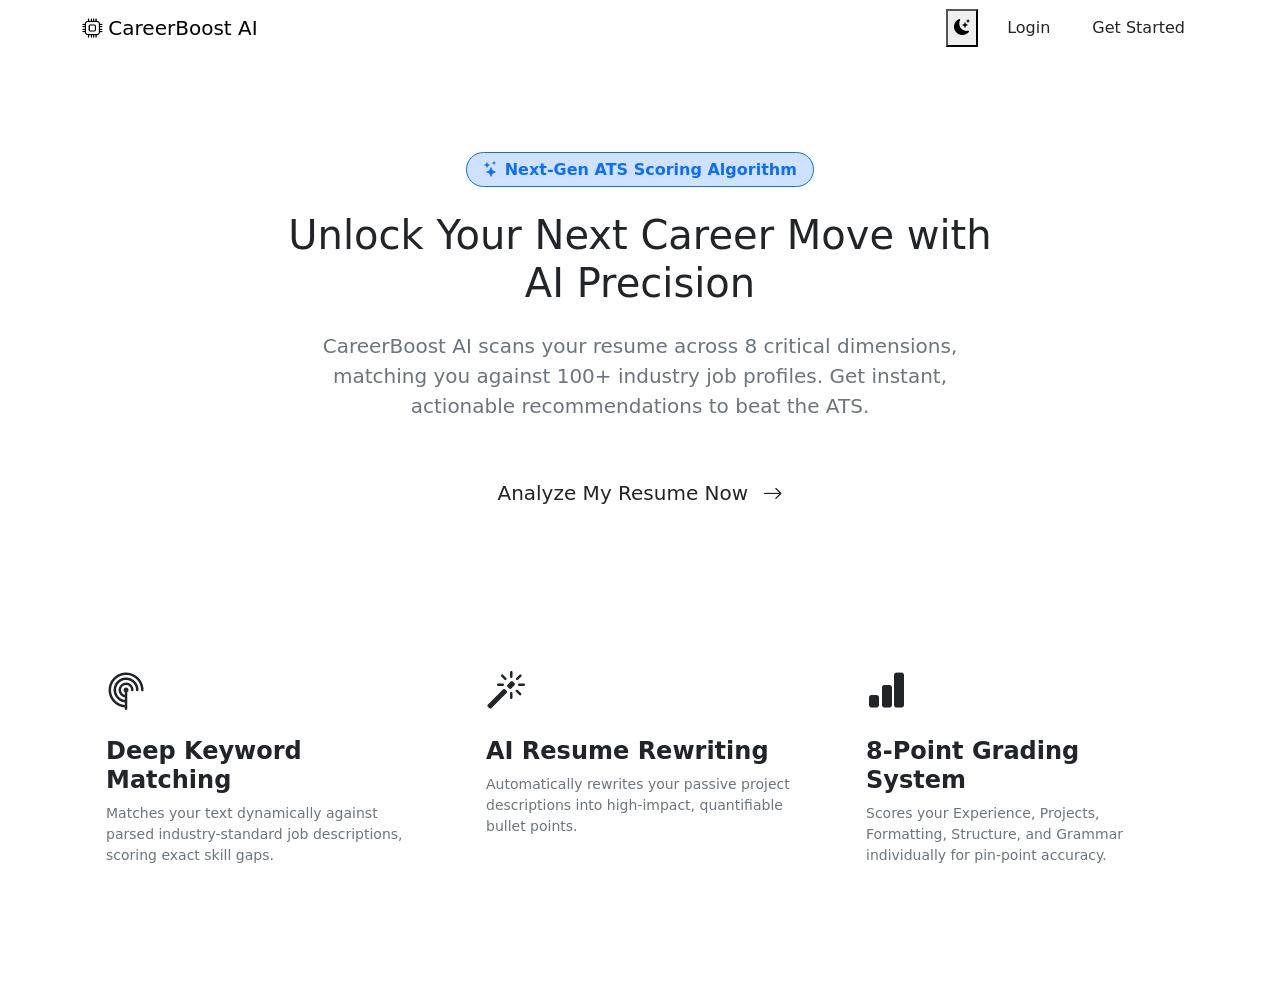
<file: src/main/resources/templates/index.html>
<!DOCTYPE html>
<html xmlns:th="http://www.thymeleaf.org">
<head>
    <meta charset="UTF-8">
    <meta name="viewport" content="width=device-width, initial-scale=1.0">
    <title>CareerBoost AI - Smart Resume Analysis</title>
    <!-- Bootstrap CSS -->
    <link href="https://cdn.jsdelivr.net/npm/bootstrap@5.3.0/dist/css/bootstrap.min.css" rel="stylesheet">
    <!-- Bootstrap Icons -->
    <link href="https://cdn.jsdelivr.net/npm/bootstrap-icons@1.10.0/font/bootstrap-icons.css" rel="stylesheet">
    <!-- Custom CSS -->
    <link th:href="@{/css/style.css}" rel="stylesheet">
</head>
<body class="hero-gradient">

    <!-- Navbar -->
    <nav class="navbar navbar-expand-lg navbar-custom">
        <div class="container">
            <a class="navbar-brand" href="#"><i class="bi bi-cpu ai-glow"></i> CareerBoost AI</a>
            <div class="d-flex ms-auto gap-3">
                <button class="theme-toggle-btn" id="theme-toggle"><i class="bi bi-moon-stars-fill" id="moon-icon"></i><i class="bi bi-sun-fill d-none" id="sun-icon"></i></button>
                <a th:href="@{/login}" class="btn btn-outline-custom">Login</a>
                <a th:href="@{/register}" class="btn btn-primary-custom d-none d-md-inline-block">Get Started</a>
            </div>
        </div>
    </nav>

    <!-- Hero Section -->
    <div class="container my-5 py-5 text-center">
        <div class="row justify-content-center">
            <div class="col-lg-8">
                <span class="badge bg-primary-subtle text-primary border border-primary px-3 py-2 rounded-pill mb-4 fs-6">
                    <i class="bi bi-stars"></i> Next-Gen ATS Scoring Algorithm
                </span>
                <h1 class="hero-title mb-4">Unlock Your Next Career Move with AI Precision</h1>
                <p class="lead text-secondary mb-5 px-md-5">CareerBoost AI scans your resume across 8 critical dimensions, matching you against 100+ industry job profiles. Get instant, actionable recommendations to beat the ATS.</p>
                
                <div class="d-flex justify-content-center gap-3">
                    <a th:href="@{/register}" class="btn btn-primary-custom btn-lg px-5">Analyze My Resume Now <i class="bi bi-arrow-right ms-2"></i></a>
                </div>
            </div>
        </div>

        <!-- Features -->
        <div class="row g-4 mt-5 pt-5 text-start">
            <div class="col-md-4">
                <div class="card-glass h-100 p-4 border-0">
                    <i class="bi bi-radar fs-1 text-primary-custom mb-3 d-block"></i>
                    <h4 class="fw-bold">Deep Keyword Matching</h4>
                    <p class="text-secondary small">Matches your text dynamically against parsed industry-standard job descriptions, scoring exact skill gaps.</p>
                </div>
            </div>
            <div class="col-md-4">
                <div class="card-glass h-100 p-4 border-0">
                    <i class="bi bi-magic fs-1 text-accent-custom mb-3 d-block" style="color: var(--accent-color)"></i>
                    <h4 class="fw-bold">AI Resume Rewriting</h4>
                    <p class="text-secondary small">Automatically rewrites your passive project descriptions into high-impact, quantifiable bullet points.</p>
                </div>
            </div>
            <div class="col-md-4">
                <div class="card-glass h-100 p-4 border-0">
                    <i class="bi bi-bar-chart-fill fs-1 text-secondary-custom mb-3 d-block" style="color: var(--secondary-color)"></i>
                    <h4 class="fw-bold">8-Point Grading System</h4>
                    <p class="text-secondary small">Scores your Experience, Projects, Formatting, Structure, and Grammar individually for pin-point accuracy.</p>
                </div>
            </div>
        </div>
    </div>

    <!-- Bootstrap Bundle JS -->
    <script src="https://cdn.jsdelivr.net/npm/bootstrap@5.3.0/dist/js/bootstrap.bundle.min.js"></script>
    <!-- Custom JS -->
    <script th:src="@{/js/main.js}"></script>
</body>
</html>
</file>
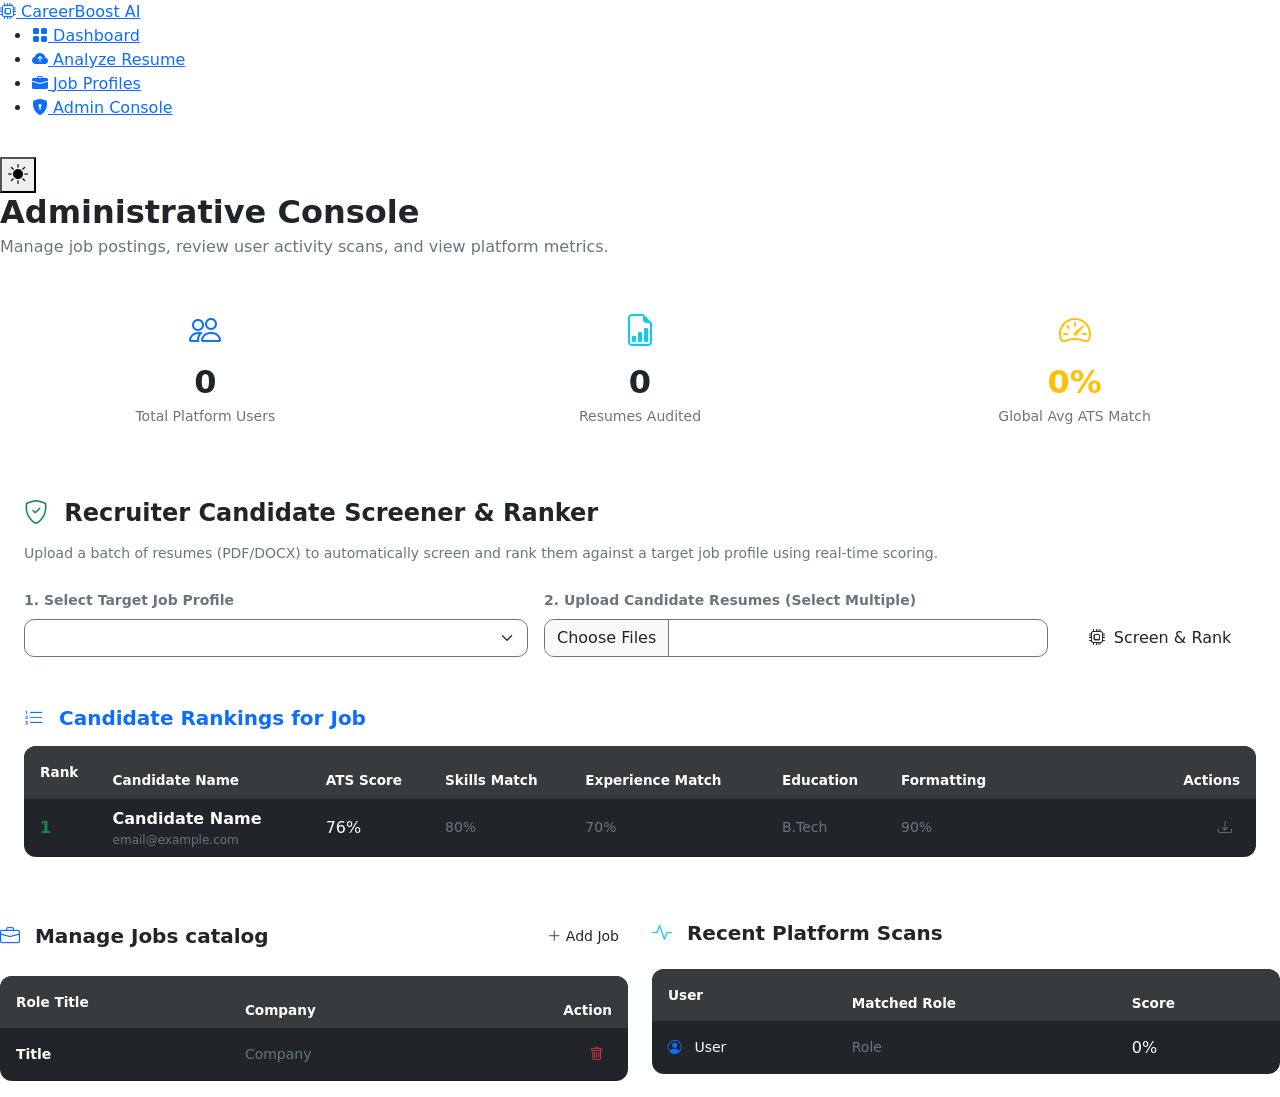
<file: src/main/resources/templates/admin.html>
<!DOCTYPE html>
<html xmlns:th="http://www.thymeleaf.org">
<head>
    <meta charset="UTF-8">
    <meta name="viewport" content="width=device-width, initial-scale=1.0">
    <title>Admin Console - CareerBoost AI</title>
    <link href="https://cdn.jsdelivr.net/npm/bootstrap@5.3.0/dist/css/bootstrap.min.css" rel="stylesheet">
    <link href="https://cdn.jsdelivr.net/npm/bootstrap-icons@1.10.0/font/bootstrap-icons.css" rel="stylesheet">
    <link th:href="@{/css/style.css}" rel="stylesheet">
</head>
<body>

    <div class="app-container">
        <!-- Sidebar Navigation -->
        <div class="sidebar">
            <a class="sidebar-brand" th:href="@{/dashboard}">
                <i class="bi bi-cpu ai-glow text-primary"></i>
                <span>CareerBoost AI</span>
            </a>
            <ul class="sidebar-menu">
                <li>
                    <a class="sidebar-link" th:href="@{/dashboard}">
                        <i class="bi bi-grid-fill"></i>
                        <span>Dashboard</span>
                    </a>
                </li>
                <li>
                    <a class="sidebar-link" th:href="@{/resume/analyze}">
                        <i class="bi bi-cloud-arrow-up-fill"></i>
                        <span>Analyze Resume</span>
                    </a>
                </li>
                <li>
                    <a class="sidebar-link" th:href="@{/jobs}">
                        <i class="bi bi-briefcase-fill"></i>
                        <span>Job Profiles</span>
                    </a>
                </li>
                <li th:if="${role == 'ROLE_ADMIN' || #strings.toString(role) == 'ROLE_ADMIN'}">
                    <a class="sidebar-link active" th:href="@{/admin}">
                        <i class="bi bi-shield-lock-fill"></i>
                        <span>Admin Console</span>
                    </a>
                </li>
            </ul>
        </div>

        <!-- Main Content Area -->
        <div class="main-content">
            <!-- Header bar -->
            <div class="top-navbar">
                <div class="d-flex align-items-center gap-2">
                    <span class="badge badge-primary"><i class="bi bi-shield-lock"></i> Administrative Access</span>
                </div>
                <button class="theme-toggle-btn" id="theme-toggle">
                    <i class="bi bi-sun-fill fs-5" id="sun-icon"></i>
                    <i class="bi bi-moon-stars-fill fs-5 d-none" id="moon-icon"></i>
                </button>
            </div>

            <!-- Page Title -->
            <div class="mb-4">
                <h2 class="fw-bold mb-1">Administrative Console</h2>
                <p class="text-secondary mb-0">Manage job postings, review user activity scans, and view platform metrics.</p>
            </div>

            <!-- Metrics Row -->
            <div class="row g-4 mb-4">
                <div class="col-md-4">
                    <div class="card-glass border-0 text-center py-4">
                        <i class="bi bi-people fs-2 text-primary d-block mb-2"></i>
                        <h2 class="fw-bold mb-1" th:text="${totalUsers}">0</h2>
                        <p class="text-secondary small mb-0">Total Platform Users</p>
                    </div>
                </div>
                <div class="col-md-4">
                    <div class="card-glass border-0 text-center py-4">
                        <i class="bi bi-file-earmark-bar-graph fs-2 text-info d-block mb-2"></i>
                        <h2 class="fw-bold mb-1" th:text="${totalResumes}">0</h2>
                        <p class="text-secondary small mb-0">Resumes Audited</p>
                    </div>
                </div>
                <div class="col-md-4">
                    <div class="card-glass border-0 text-center py-4">
                        <i class="bi bi-speedometer2 fs-2 text-warning d-block mb-2"></i>
                        <h2 class="fw-bold mb-1 text-warning" th:text="${avgAtsScore + '%'}">0%</h2>
                        <p class="text-secondary small mb-0">Global Avg ATS Match</p>
                    </div>
                </div>
            </div>

            <!-- Recruiter Screening & Ranking Panel -->
            <div class="card-glass border-0 mb-4 p-4">
                <h4 class="fw-bold mb-3"><i class="bi bi-shield-check text-success me-2"></i> Recruiter Candidate Screener & Ranker</h4>
                <p class="text-secondary small mb-4">Upload a batch of resumes (PDF/DOCX) to automatically screen and rank them against a target job profile using real-time scoring.</p>
                
                <form th:action="@{/admin/recruiter/upload}" method="post" enctype="multipart/form-data" class="mb-4">
                    <div class="row g-3 align-items-end">
                        <div class="col-md-5">
                            <label class="form-label fw-semibold small text-secondary">1. Select Target Job Profile</label>
                            <select name="jobId" class="form-select bg-transparent text-white border-secondary" required style="border-radius: 10px;">
                                <option value="" disabled selected class="bg-dark">Select a Job Profile</option>
                                <option th:each="job : ${jobs}" th:value="${job.id}" th:text="${job.title + ' at ' + job.company}" class="bg-dark"></option>
                            </select>
                        </div>
                        <div class="col-md-5">
                            <label class="form-label fw-semibold small text-secondary">2. Upload Candidate Resumes (Select Multiple)</label>
                            <input type="file" name="files" class="form-control bg-transparent text-white border-secondary" multiple required style="border-radius: 10px;">
                        </div>
                        <div class="col-md-2">
                            <button type="submit" class="btn btn-primary-custom w-100"><i class="bi bi-cpu me-1"></i> Screen & Rank</button>
                        </div>
                    </div>
                </form>

                <!-- Ranking Table (Rendered if rankedResumes is not null) -->
                <div th:if="${rankedResumes != null}" class="mt-4 border-top pt-4" style="border-color: rgba(255,255,255,0.05) !important;">
                    <h5 class="fw-bold mb-3 text-primary"><i class="bi bi-list-ol me-2"></i> Candidate Rankings for <span th:text="${selectedJob.title}">Job</span></h5>
                    
                    <div class="table-responsive">
                        <table class="table table-hover align-middle table-dark table-borderless" id="rankingTable" style="border-radius: 12px; overflow: hidden;">
                            <thead>
                                <tr class="table-active">
                                    <th class="ps-3 py-3" style="font-size: 0.85rem;">Rank</th>
                                    <th style="font-size: 0.85rem;">Candidate Name</th>
                                    <th style="font-size: 0.85rem;">ATS Score</th>
                                    <th style="font-size: 0.85rem;">Skills Match</th>
                                    <th style="font-size: 0.85rem;">Experience Match</th>
                                    <th style="font-size: 0.85rem;">Education</th>
                                    <th style="font-size: 0.85rem;">Formatting</th>
                                    <th class="text-end pe-3" style="font-size: 0.85rem;">Actions</th>
                                </tr>
                            </thead>
                            <tbody>
                                <tr th:each="res, iter : ${rankedResumes}">
                                    <td class="ps-3 py-3 fw-bold text-success" th:text="${iter.count}">1</td>
                                    <td>
                                        <div class="fw-semibold text-white" th:text="${res.extractedName != null ? res.extractedName : res.fileName}">Candidate Name</div>
                                        <div class="small text-secondary" style="font-size: 0.75rem;" th:text="${res.extractedEmail}">email@example.com</div>
                                    </td>
                                    <td>
                                        <span class="badge-custom text-uppercase" 
                                              th:classappend="${res.atsScore >= 90} ? 'badge-score-excellent' : (${res.atsScore >= 80} ? 'badge-score-strong' : (${res.atsScore >= 70} ? 'badge-score-good' : (${res.atsScore >= 60} ? 'badge-score-needs-improvement' : 'badge-score-poor')))"
                                              th:text="${res.atsScore + '%'}">76%</span>
                                    </td>
                                    <td class="small text-secondary" th:text="${res.skillsScore + '%'}">80%</td>
                                    <td class="small text-secondary" th:text="${res.experienceScore + '%'}">70%</td>
                                    <td class="small text-secondary text-truncate" style="max-width: 150px;" th:text="${#strings.isEmpty(res.sectionEducation) ? 'Not Listed' : res.sectionEducation}">B.Tech</td>
                                    <td class="small text-secondary" th:text="${res.formattingScore + '%'}">90%</td>
                                    <td class="text-end pe-3">
                                        <a th:href="@{/resume/report/{id}(id=${res.id})}" class="btn btn-sm btn-outline-custom"><i class="bi bi-eye"></i> View Report</a>
                                        <a th:href="@{/resume/download/{id}(id=${res.id})}" class="btn btn-sm btn-outline-secondary border-0"><i class="bi bi-download"></i></a>
                                    </td>
                                </tr>
                            </tbody>
                        </table>
                    </div>
                </div>
            </div>

            <!-- Tables Grid -->
            <div class="row g-4">
                <!-- Job management -->
                <div class="col-lg-6">
                    <div class="card-glass border-0">
                        <div class="d-flex justify-content-between align-items-center mb-4">
                            <h5 class="fw-bold mb-0"><i class="bi bi-briefcase text-primary me-2"></i> Manage Jobs catalog</h5>
                            <button class="btn btn-primary-custom btn-sm" data-bs-toggle="modal" data-bs-target="#addJobModal"><i class="bi bi-plus-lg"></i> Add Job</button>
                        </div>
                        <div class="table-responsive" style="max-height: 400px; overflow-y: auto;">
                            <table class="table table-hover align-middle table-dark table-borderless" style="border-radius: 12px; overflow: hidden;">
                                <thead>
                                    <tr class="table-active">
                                        <th class="ps-3 py-3" style="font-size: 0.85rem;">Role Title</th>
                                        <th style="font-size: 0.85rem;">Company</th>
                                        <th class="text-end pe-3" style="font-size: 0.85rem;">Action</th>
                                    </tr>
                                </thead>
                                <tbody>
                                    <tr th:each="job : ${jobs}">
                                        <td class="fw-semibold ps-3 py-3 small text-white" th:text="${job.title}">Title</td>
                                        <td class="small text-secondary" th:text="${job.company}">Company</td>
                                        <td class="text-end pe-3">
                                            <form th:action="@{/admin/jobs/delete/{id}(id=${job.id})}" method="post" style="display:inline;" onsubmit="return confirm('Are you sure you want to delete this job posting?');">
                                                <button type="submit" class="btn btn-sm btn-outline-danger border-0"><i class="bi bi-trash"></i></button>
                                            </form>
                                        </td>
                                    </tr>
                                </tbody>
                            </table>
                        </div>
                    </div>
                </div>

                <!-- Recent scans -->
                <div class="col-lg-6">
                    <div class="card-glass border-0">
                        <h5 class="fw-bold mb-4"><i class="bi bi-activity text-info me-2"></i> Recent Platform Scans</h5>
                        <div class="table-responsive" style="max-height: 400px; overflow-y: auto;">
                            <table class="table table-hover align-middle table-dark table-borderless" style="border-radius: 12px; overflow: hidden;">
                                <thead>
                                    <tr class="table-active">
                                        <th class="ps-3 py-3" style="font-size: 0.85rem;">User</th>
                                        <th style="font-size: 0.85rem;">Matched Role</th>
                                        <th class="pe-3" style="font-size: 0.85rem;">Score</th>
                                    </tr>
                                </thead>
                                <tbody>
                                    <tr th:each="resume : ${resumes}">
                                        <td class="ps-3 py-3 small text-white"><i class="bi bi-person-circle me-2 text-primary"></i> <span th:text="${resume.user.username}">User</span></td>
                                        <td class="small text-secondary" th:text="${resume.jobTitleMatched}">Role</td>
                                        <td class="pe-3">
                                            <span class="badge-custom"
                                                  th:classappend="${resume.atsScore >= 80} ? 'badge-success' : (${resume.atsScore >= 60} ? 'badge-warning' : 'badge-danger')"
                                                  th:text="${resume.atsScore + '%'}">0%</span>
                                        </td>
                                    </tr>
                                </tbody>
                            </table>
                        </div>
                    </div>
                </div>
            </div>
        </div>
    </div>

    <!-- Add Job Modal -->
    <div class="modal fade" id="addJobModal" tabindex="-1">
        <div class="modal-dialog modal-lg">
            <div class="modal-content bg-dark text-white border-secondary" style="border-radius: 20px;">
                <div class="modal-header border-bottom border-secondary">
                    <h5 class="modal-title fw-bold"><i class="bi bi-plus-lg me-2"></i> Add New Target Profile</h5>
                    <button type="button" class="btn-close btn-close-white" data-bs-dismiss="modal"></button>
                </div>
                <form th:action="@{/admin/jobs/add}" th:object="${newJob}" method="post">
                    <div class="modal-body">
                        <div class="row g-3">
                            <div class="col-md-6">
                                <label class="form-label fw-semibold small">Job Title</label>
                                <input type="text" th:field="*{title}" class="form-control bg-transparent text-white border-secondary" required style="border-radius: 10px;">
                            </div>
                            <div class="col-md-6">
                                <label class="form-label fw-semibold small">Company Name</label>
                                <input type="text" th:field="*{company}" class="form-control bg-transparent text-white border-secondary" required style="border-radius: 10px;">
                            </div>
                            <div class="col-md-6">
                                <label class="form-label fw-semibold small">Location</label>
                                <input type="text" th:field="*{location}" class="form-control bg-transparent text-white border-secondary" style="border-radius: 10px;">
                            </div>
                            <div class="col-md-6">
                                <label class="form-label fw-semibold small">Experience Needed</label>
                                <input type="text" th:field="*{experienceRequired}" class="form-control bg-transparent text-white border-secondary" style="border-radius: 10px;">
                            </div>
                            <div class="col-md-6">
                                <label class="form-label fw-semibold small">Salary Range</label>
                                <input type="text" th:field="*{salary}" class="form-control bg-transparent text-white border-secondary" style="border-radius: 10px;">
                            </div>
                            <div class="col-12">
                                <label class="form-label fw-semibold small">Job Description</label>
                                <textarea th:field="*{description}" class="form-control bg-transparent text-white border-secondary" rows="3" required style="border-radius: 10px;"></textarea>
                            </div>
                            <div class="col-12">
                                <label class="form-label fw-semibold small">Required Skills (Comma separated)</label>
                                <textarea th:field="*{requiredSkills}" class="form-control bg-transparent text-white border-secondary" rows="2" placeholder="Java, Spring Boot, MySQL" required style="border-radius: 10px;"></textarea>
                            </div>
                            <div class="col-12">
                                <label class="form-label fw-semibold small">Keywords (Comma separated)</label>
                                <textarea th:field="*{keywords}" class="form-control bg-transparent text-white border-secondary" rows="2" placeholder="Backend, API, Developer" style="border-radius: 10px;"></textarea>
                            </div>
                            <div class="col-12">
                                <label class="form-label fw-semibold small">Additional Requirements</label>
                                <textarea th:field="*{requirements}" class="form-control bg-transparent text-white border-secondary" rows="2" style="border-radius: 10px;"></textarea>
                            </div>
                        </div>
                    </div>
                    <div class="modal-footer border-top border-secondary">
                        <button type="button" class="btn btn-secondary-custom" data-bs-dismiss="modal">Cancel</button>
                        <button type="submit" class="btn btn-primary-custom">Save Profile</button>
                    </div>
                </form>
            </div>
        </div>
    </div>

</body>
</html>
</file>
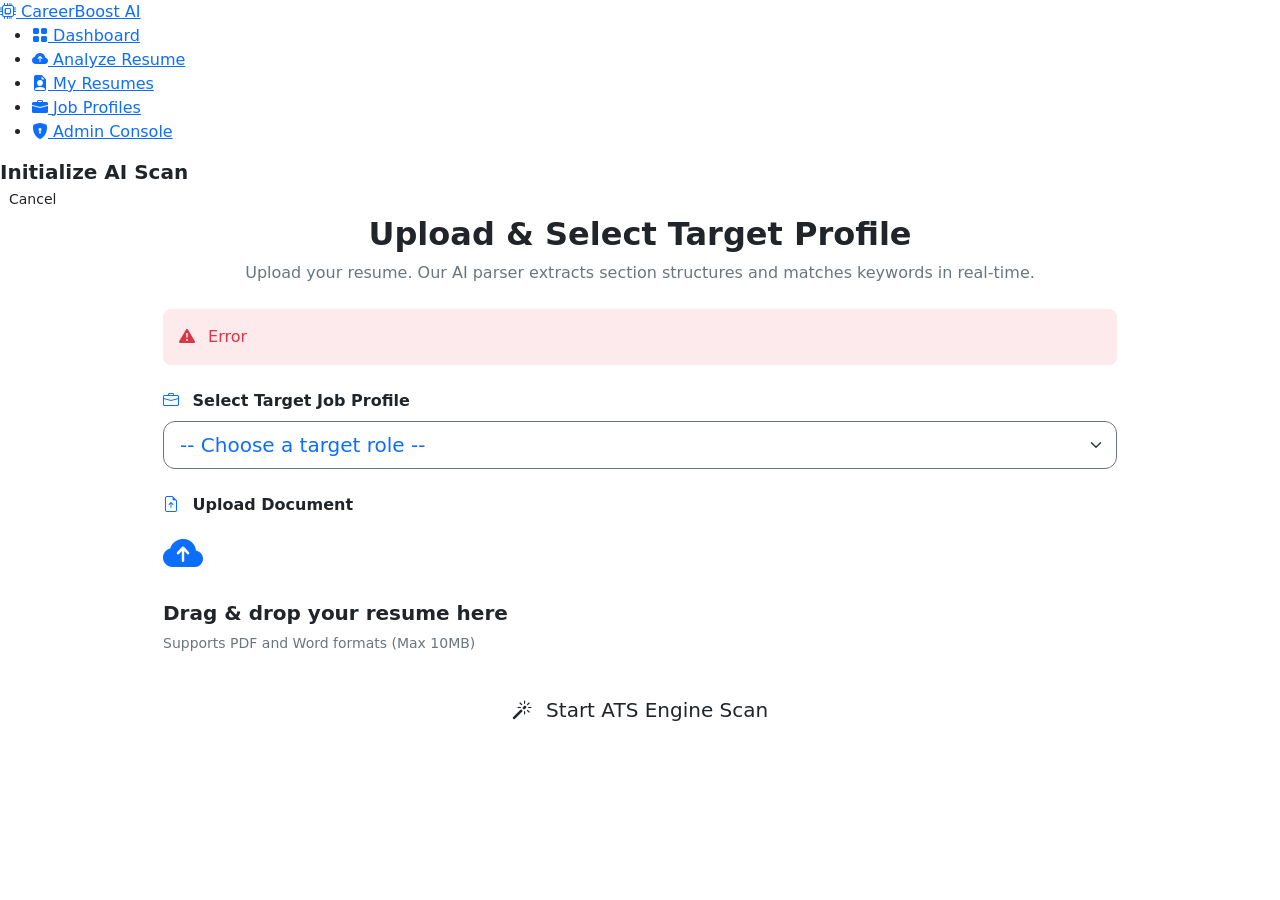
<file: src/main/resources/templates/analyze.html>
<!DOCTYPE html>
<html xmlns:th="http://www.thymeleaf.org">
<head>
    <meta charset="UTF-8">
    <meta name="viewport" content="width=device-width, initial-scale=1.0">
    <title>New Analysis - CareerBoost AI</title>
    <link href="https://cdn.jsdelivr.net/npm/bootstrap@5.3.0/dist/css/bootstrap.min.css" rel="stylesheet">
    <link href="https://cdn.jsdelivr.net/npm/bootstrap-icons@1.10.0/font/bootstrap-icons.css" rel="stylesheet">
    <link th:href="@{/css/style.css}" rel="stylesheet">
</head>
<body>

    <div class="app-container">
        <!-- Sidebar Navigation -->
        <div class="sidebar">
            <a class="sidebar-brand" th:href="@{/dashboard}">
                <i class="bi bi-cpu ai-glow text-primary"></i>
                <span>CareerBoost AI</span>
            </a>
            <ul class="sidebar-menu">
                <li>
                    <a class="sidebar-link" th:href="@{/dashboard}">
                        <i class="bi bi-grid-fill"></i>
                        <span>Dashboard</span>
                    </a>
                </li>
                <li>
                    <a class="sidebar-link active" th:href="@{/resume/analyze}">
                        <i class="bi bi-cloud-arrow-up-fill"></i>
                        <span>Analyze Resume</span>
                    </a>
                </li>
                <li>
                    <a class="sidebar-link" th:href="@{/resume/my-resumes}">
                        <i class="bi bi-file-earmark-person-fill"></i>
                        <span>My Resumes</span>
                    </a>
                </li>
                <li>
                    <a class="sidebar-link" th:href="@{/jobs}">
                        <i class="bi bi-briefcase-fill"></i>
                        <span>Job Profiles</span>
                    </a>
                </li>
                <li th:if="${role == 'ROLE_ADMIN' || #strings.toString(role) == 'ROLE_ADMIN'}">
                    <a class="sidebar-link" th:href="@{/admin}">
                        <i class="bi bi-shield-lock-fill"></i>
                        <span>Admin Console</span>
                    </a>
                </li>
            </ul>
        </div>

        <!-- Main Content Area -->
        <div class="main-content">
            <!-- Header bar -->
            <div class="top-navbar">
                <h5 class="fw-bold mb-0">Initialize AI Scan</h5>
                <a th:href="@{/dashboard}" class="btn btn-secondary-custom btn-sm">Cancel</a>
            </div>

            <!-- Upload Panel -->
            <div class="row justify-content-center">
                <div class="col-lg-9">
                    
                    <div class="text-center mb-4">
                        <h2 class="fw-bold mb-2">Upload & Select Target Profile</h2>
                        <p class="text-secondary">Upload your resume. Our AI parser extracts section structures and matches keywords in real-time.</p>
                    </div>

                    <div th:if="${error}" class="alert alert-danger bg-danger bg-opacity-10 border-0 text-danger rounded-3 p-3 mb-4">
                        <i class="bi bi-exclamation-triangle-fill me-2"></i> <span th:text="${error}">Error</span>
                    </div>

                    <div class="card-glass border-0">
                        <form th:action="@{/resume/analyze}" method="post" enctype="multipart/form-data" id="uploadForm">
                            <input type="hidden" name="makeActive" id="makeActiveInput" value="false">
                            
                            <div class="mb-4">
                                <label class="form-label fw-bold mb-2"><i class="bi bi-briefcase text-primary me-2"></i> Select Target Job Profile</label>
                                <select name="jobId" class="form-select form-select-lg bg-transparent text-primary border-secondary" required style="border-radius: 12px;">
                                    <option value="" selected disabled class="bg-dark text-white">-- Choose a target role --</option>
                                    <option th:each="job : ${jobs}" th:value="${job.id}" th:text="${job.title + ' at ' + job.company}" class="bg-dark text-white"></option>
                                </select>
                            </div>

                            <div class="mb-4">
                                <label class="form-label fw-bold mb-2"><i class="bi bi-file-earmark-arrow-up text-primary me-2"></i> Upload Document</label>
                                <div class="upload-zone" id="dropzone">
                                    <div id="upload-text">
                                        <i class="bi bi-cloud-arrow-up-fill fs-1 text-primary mb-3 d-block"></i>
                                        <h5 class="fw-bold">Drag & drop your resume here</h5>
                                        <p class="text-secondary small mb-0">Supports PDF and Word formats (Max 10MB)</p>
                                    </div>
                                    <input type="file" id="file-input" name="file" accept=".pdf,.docx" class="d-none" required>
                                </div>
                            </div>

                            <button type="submit" class="btn btn-primary-custom btn-lg w-100 py-3" id="submitBtn">
                                <i class="bi bi-magic me-2"></i> Start ATS Engine Scan
                            </button>
                        </form>
                    </div>

                </div>
            </div>
        </div>
    </div>

    <script src="https://cdn.jsdelivr.net/npm/bootstrap@5.3.0/dist/js/bootstrap.bundle.min.js"></script>
    <script th:src="@{/js/main.js}"></script>
    <script>
        document.getElementById('uploadForm').addEventListener('submit', function(e) {
            let makeActive = confirm("Do you want to make this your Active Resume?");
            document.getElementById('makeActiveInput').value = makeActive ? "true" : "false";
        });
    </script>
</body>
</html>
</file>
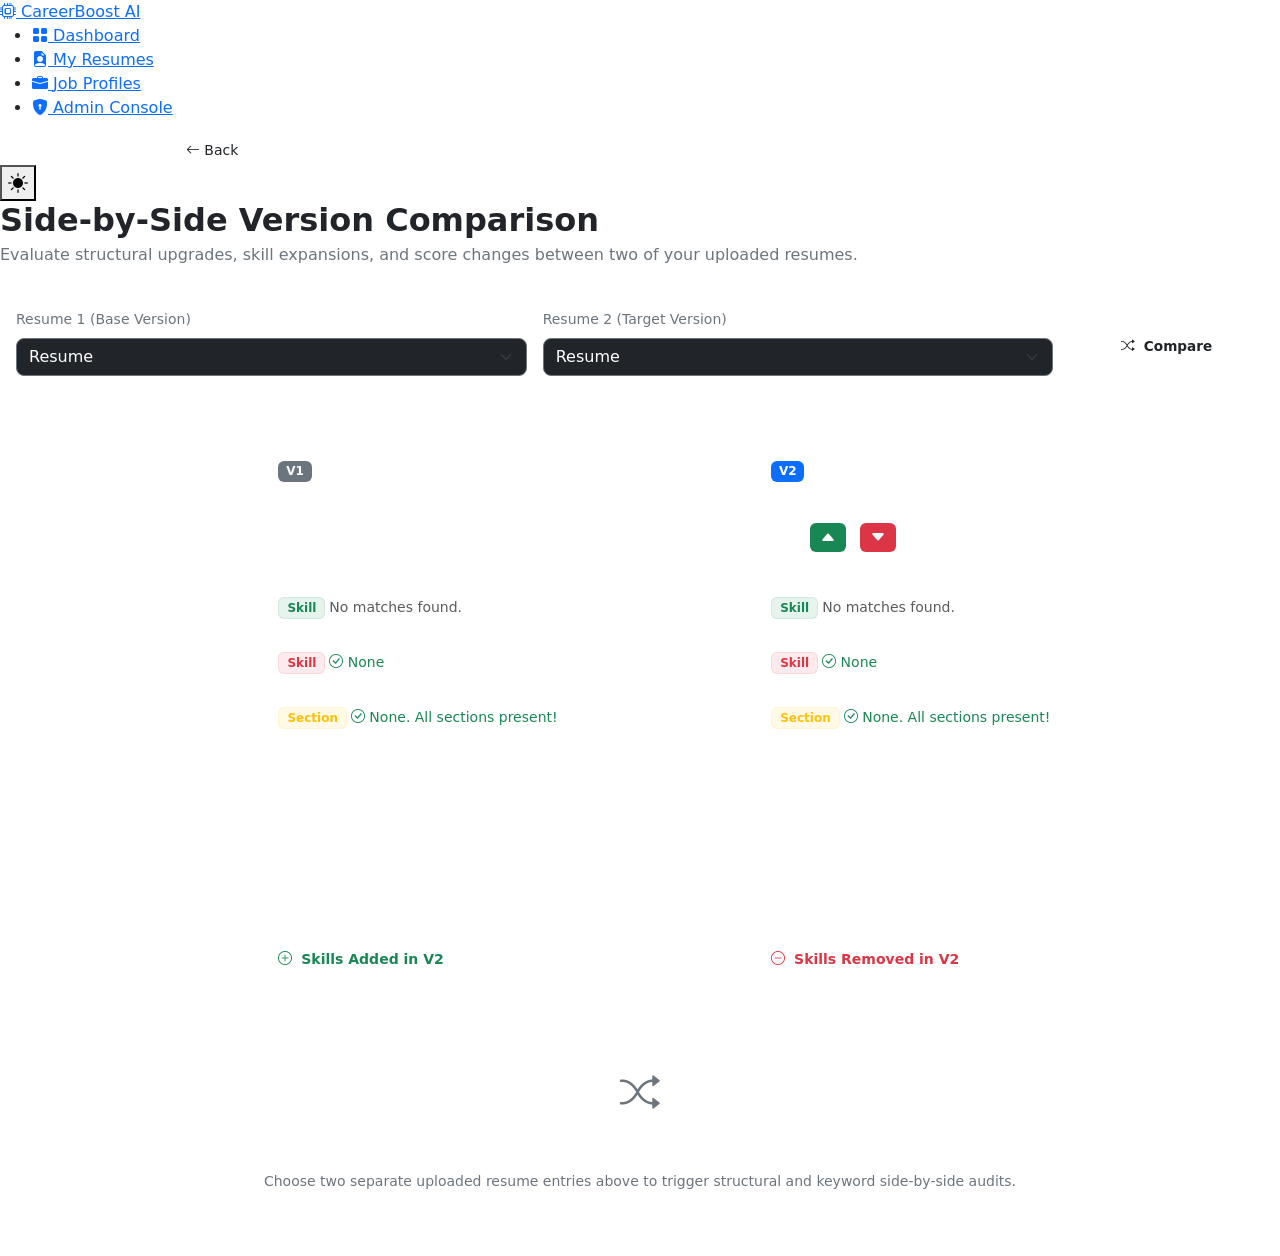
<file: src/main/resources/templates/compare.html>
<!DOCTYPE html>
<html xmlns:th="http://www.thymeleaf.org">
<head>
    <meta charset="UTF-8">
    <meta name="viewport" content="width=device-width, initial-scale=1.0">
    <title>Compare Resumes - CareerBoost AI</title>
    <link href="https://cdn.jsdelivr.net/npm/bootstrap@5.3.0/dist/css/bootstrap.min.css" rel="stylesheet">
    <link href="https://cdn.jsdelivr.net/npm/bootstrap-icons@1.10.0/font/bootstrap-icons.css" rel="stylesheet">
    <link th:href="@{/css/style.css}" rel="stylesheet">
    <style>
        .comparison-table th {
            width: 20%;
            font-weight: 700;
            color: var(--text-secondary);
            border-bottom-color: rgba(255,255,255,0.08) !important;
            vertical-align: top;
            padding-top: 15px;
            padding-bottom: 15px;
        }
        .comparison-table td {
            width: 40%;
            border-bottom-color: rgba(255,255,255,0.05) !important;
            vertical-align: top;
            padding-top: 15px;
            padding-bottom: 15px;
        }
        .score-huge {
            font-size: 3rem;
            font-weight: 800;
            line-height: 1;
        }
    </style>
</head>
<body>

    <div class="app-container">
        <!-- Sidebar Navigation -->
        <div class="sidebar">
            <a class="sidebar-brand" th:href="@{/dashboard}">
                <i class="bi bi-cpu ai-glow text-primary"></i>
                <span>CareerBoost AI</span>
            </a>
            <ul class="sidebar-menu">
                <li>
                    <a class="sidebar-link" th:href="@{/dashboard}">
                        <i class="bi bi-grid-fill"></i>
                        <span>Dashboard</span>
                    </a>
                </li>
                <li>
                    <a class="sidebar-link active" th:href="@{/resume/my-resumes}">
                        <i class="bi bi-file-earmark-person-fill"></i>
                        <span>My Resumes</span>
                    </a>
                </li>
                <li>
                    <a class="sidebar-link" th:href="@{/jobs}">
                        <i class="bi bi-briefcase-fill"></i>
                        <span>Job Profiles</span>
                    </a>
                </li>
                <li th:if="${role == 'ROLE_ADMIN' || #strings.toString(role) == 'ROLE_ADMIN'}">
                    <a class="sidebar-link" th:href="@{/admin}">
                        <i class="bi bi-shield-lock-fill"></i>
                        <span>Admin Console</span>
                    </a>
                </li>
            </ul>
        </div>

        <!-- Main Content Area -->
        <div class="main-content">
            <!-- Header bar -->
            <div class="top-navbar">
                <div class="d-flex align-items-center gap-2">
                    <span class="badge badge-primary"><i class="bi bi-layout-split"></i> Resume Comparison</span>
                    <a th:href="@{/resume/my-resumes}" class="btn btn-outline-secondary btn-sm py-1 border-0" style="color: var(--text-primary);"><i class="bi bi-arrow-left"></i> Back</a>
                </div>
                <button class="theme-toggle-btn" id="theme-toggle">
                    <i class="bi bi-sun-fill fs-5" id="sun-icon"></i>
                    <i class="bi bi-moon-stars-fill fs-5 d-none" id="moon-icon"></i>
                </button>
            </div>

            <!-- Page Title -->
            <div class="mb-4">
                <h2 class="fw-bold mb-1">Side-by-Side Version Comparison</h2>
                <p class="text-secondary mb-0">Evaluate structural upgrades, skill expansions, and score changes between two of your uploaded resumes.</p>
            </div>

            <!-- Selectors Panel -->
            <div class="card-glass border-0 p-3 mb-4">
                <form th:action="@{/resume/compare}" method="get" class="row g-3 align-items-center">
                    <div class="col-md-5">
                        <label class="form-label small text-secondary">Resume 1 (Base Version)</label>
                        <select name="id1" class="form-select filter-select bg-dark text-white border-secondary" required style="border-radius: 8px;">
                            <option value="" disabled>-- Select Resume 1 --</option>
                            <option th:each="r : ${resumes}" th:value="${r.id}" th:text="${r.resumeName + ' (V' + r.versionNumber + ' - ' + r.atsScore + '%)'}" th:selected="${resume1 != null && r.id == resume1.id}">Resume</option>
                        </select>
                    </div>
                    <div class="col-md-5">
                        <label class="form-label small text-secondary">Resume 2 (Target Version)</label>
                        <select name="id2" class="form-select filter-select bg-dark text-white border-secondary" required style="border-radius: 8px;">
                            <option value="" disabled>-- Select Resume 2 --</option>
                            <option th:each="r : ${resumes}" th:value="${r.id}" th:text="${r.resumeName + ' (V' + r.versionNumber + ' - ' + r.atsScore + '%)'}" th:selected="${resume2 != null && r.id == resume2.id}">Resume</option>
                        </select>
                    </div>
                    <div class="col-md-2 d-flex align-items-end h-100 mt-md-4">
                        <button type="submit" class="btn btn-primary-custom w-100 py-2.5 fw-semibold" style="border-radius: 8px; font-size: 0.85rem;"><i class="bi bi-shuffle me-1"></i> Compare</button>
                    </div>
                </form>
            </div>

            <!-- Comparison Dashboard -->
            <div th:if="${resume1 != null && resume2 != null}" class="card-glass border-0 p-4">
                <div class="table-responsive">
                    <table class="table table-dark comparison-table align-top mb-0" style="--bs-table-bg: transparent; border-color: rgba(255,255,255,0.05);">
                        <thead>
                            <tr style="border-bottom: 2px solid rgba(255,255,255,0.1);">
                                <th class="py-3">Feature</th>
                                <th class="py-3 text-start">
                                    <div class="d-flex align-items-center gap-2">
                                        <div class="badge bg-secondary" th:text="'V' + ${resume1.versionNumber}">V1</div>
                                        <span class="text-white fw-bold fs-5" th:text="${resume1.resumeName}">Resume Name</span>
                                    </div>
                                    <small class="text-muted d-block mt-1" th:text="'Uploaded: ' + ${#temporals.format(resume1.createdAt, 'dd MMM yyyy, hh:mm a')}"></small>
                                </th>
                                <th class="py-3 text-start">
                                    <div class="d-flex align-items-center gap-2">
                                        <div class="badge bg-primary" th:text="'V' + ${resume2.versionNumber}">V2</div>
                                        <span class="text-white fw-bold fs-5" th:text="${resume2.resumeName}">Resume Name</span>
                                    </div>
                                    <small class="text-muted d-block mt-1" th:text="'Uploaded: ' + ${#temporals.format(resume2.createdAt, 'dd MMM yyyy, hh:mm a')}"></small>
                                </th>
                            </tr>
                        </thead>
                        <tbody>
                            <!-- 1. ATS Score -->
                            <tr>
                                <th>ATS Overall Score</th>
                                <td>
                                    <div th:class="'score-huge ' + (${resume1.atsScore >= 80} ? 'text-success' : (${resume1.atsScore >= 60} ? 'text-warning' : 'text-danger'))" th:text="${resume1.atsScore + '%'}">0%</div>
                                    <div class="progress mt-2" style="height: 6px; max-width: 200px; background-color: rgba(255,255,255,0.05);">
                                        <div class="progress-bar" th:classappend="(${resume1.atsScore >= 80} ? 'bg-success' : (${resume1.atsScore >= 60} ? 'bg-warning' : 'bg-danger'))" role="progressbar" th:style="'width: ' + ${resume1.atsScore} + '%'"></div>
                                    </div>
                                </td>
                                <td>
                                    <div th:class="'score-huge ' + (${resume2.atsScore >= 80} ? 'text-success' : (${resume2.atsScore >= 60} ? 'text-warning' : 'text-danger'))">
                                        <span th:text="${resume2.atsScore + '%'}">0%</span>
                                        <!-- Score Difference Badge -->
                                        <span th:if="${resume2.atsScore - resume1.atsScore > 0}" class="badge bg-success text-white ms-2 fs-6" style="vertical-align: middle;">
                                            <i class="bi bi-caret-up-fill"></i> <span th:text="'+' + (${resume2.atsScore - resume1.atsScore})"></span>
                                        </span>
                                        <span th:if="${resume2.atsScore - resume1.atsScore < 0}" class="badge bg-danger text-white ms-2 fs-6" style="vertical-align: middle;">
                                            <i class="bi bi-caret-down-fill"></i> <span th:text="${resume2.atsScore - resume1.atsScore}"></span>
                                        </span>
                                    </div>
                                    <div class="progress mt-2" style="height: 6px; max-width: 200px; background-color: rgba(255,255,255,0.05);">
                                        <div class="progress-bar" th:classappend="(${resume2.atsScore >= 80} ? 'bg-success' : (${resume2.atsScore >= 60} ? 'bg-warning' : 'bg-danger'))" role="progressbar" th:style="'width: ' + ${resume2.atsScore} + '%'"></div>
                                    </div>
                                </td>
                            </tr>
                            
                            <!-- 2. Skills -->
                            <tr>
                                <th>Matched Skills</th>
                                <td>
                                    <div class="d-flex flex-wrap gap-1">
                                        <span class="badge bg-success bg-opacity-10 text-success border border-success border-opacity-10 px-2 py-0.5" style="font-size: 0.75rem;" th:each="sk : ${#strings.listSplit(resume1.skillsFound, ',')}" th:text="${sk.trim()}">Skill</span>
                                        <span th:if="${resume1.skillsFound == null || resume1.skillsFound.isEmpty()}" class="text-muted small">No matches found.</span>
                                    </div>
                                </td>
                                <td>
                                    <div class="d-flex flex-wrap gap-1">
                                        <span class="badge bg-success bg-opacity-10 text-success border border-success border-opacity-10 px-2 py-0.5" style="font-size: 0.75rem;" th:each="sk : ${#strings.listSplit(resume2.skillsFound, ',')}" th:text="${sk.trim()}">Skill</span>
                                        <span th:if="${resume2.skillsFound == null || resume2.skillsFound.isEmpty()}" class="text-muted small">No matches found.</span>
                                    </div>
                                </td>
                            </tr>

                            <!-- 3. Missing Skills / Keywords -->
                            <tr>
                                <th>Missing Skills</th>
                                <td>
                                    <div class="d-flex flex-wrap gap-1">
                                        <span class="badge bg-danger bg-opacity-10 text-danger border border-danger border-opacity-10 px-2 py-0.5" style="font-size: 0.75rem;" th:each="sk : ${#strings.listSplit(resume1.skillsMissing, ',')}" th:text="${sk.trim()}">Skill</span>
                                        <span th:if="${resume1.skillsMissing == null || resume1.skillsMissing.isEmpty()}" class="text-success small"><i class="bi bi-check-circle"></i> None</span>
                                    </div>
                                </td>
                                <td>
                                    <div class="d-flex flex-wrap gap-1">
                                        <span class="badge bg-danger bg-opacity-10 text-danger border border-danger border-opacity-10 px-2 py-0.5" style="font-size: 0.75rem;" th:each="sk : ${#strings.listSplit(resume2.skillsMissing, ',')}" th:text="${sk.trim()}">Skill</span>
                                        <span th:if="${resume2.skillsMissing == null || resume2.skillsMissing.isEmpty()}" class="text-success small"><i class="bi bi-check-circle"></i> None</span>
                                    </div>
                                </td>
                            </tr>

                            <!-- 4. Missing Sections -->
                            <tr>
                                <th>Missing Sections</th>
                                <td>
                                    <div class="d-flex flex-wrap gap-1">
                                        <span class="badge bg-warning bg-opacity-10 text-warning border border-warning border-opacity-10 px-2 py-0.5" style="font-size: 0.75rem;" th:each="sec : ${#strings.listSplit(resume1.missingSections, ',')}" th:text="${sec.trim()}">Section</span>
                                        <span th:if="${resume1.missingSections == null || resume1.missingSections.isEmpty()}" class="text-success small"><i class="bi bi-check-circle"></i> None. All sections present!</span>
                                    </div>
                                </td>
                                <td>
                                    <div class="d-flex flex-wrap gap-1">
                                        <span class="badge bg-warning bg-opacity-10 text-warning border border-warning border-opacity-10 px-2 py-0.5" style="font-size: 0.75rem;" th:each="sec : ${#strings.listSplit(resume2.missingSections, ',')}" th:text="${sec.trim()}">Section</span>
                                        <span th:if="${resume2.missingSections == null || resume2.missingSections.isEmpty()}" class="text-success small"><i class="bi bi-check-circle"></i> None. All sections present!</span>
                                    </div>
                                </td>
                            </tr>

                            <!-- 5. Formatting Score -->
                            <tr>
                                <th>Formatting Integrity</th>
                                <td>
                                    <span class="fw-bold" th:text="${resume1.formattingScore != null ? resume1.formattingScore + '%' : 'N/A'}">Formatting</span>
                                    <div class="progress mt-1" style="height: 4px; max-width: 150px; background-color: rgba(255,255,255,0.05);">
                                        <div class="progress-bar bg-info" role="progressbar" th:style="'width: ' + ${resume1.formattingScore != null ? resume1.formattingScore : 0} + '%'"></div>
                                    </div>
                                </td>
                                <td>
                                    <span class="fw-bold" th:text="${resume2.formattingScore != null ? resume2.formattingScore + '%' : 'N/A'}">Formatting</span>
                                    <div class="progress mt-1" style="height: 4px; max-width: 150px; background-color: rgba(255,255,255,0.05);">
                                        <div class="progress-bar bg-info" role="progressbar" th:style="'width: ' + ${resume2.formattingScore != null ? resume2.formattingScore : 0} + '%'"></div>
                                    </div>
                                </td>
                            </tr>

                            <!-- 6. Projects Score -->
                            <tr>
                                <th>Projects Score</th>
                                <td>
                                    <span class="fw-bold" th:text="${resume1.projectScore != null ? resume1.projectScore + '%' : 'N/A'}">Projects</span>
                                    <div class="progress mt-1" style="height: 4px; max-width: 150px; background-color: rgba(255,255,255,0.05);">
                                        <div class="progress-bar bg-primary" role="progressbar" th:style="'width: ' + ${resume1.projectScore != null ? resume1.projectScore : 0} + '%'"></div>
                                    </div>
                                </td>
                                <td>
                                    <span class="fw-bold" th:text="${resume2.projectScore != null ? resume2.projectScore + '%' : 'N/A'}">Projects</span>
                                    <div class="progress mt-1" style="height: 4px; max-width: 150px; background-color: rgba(255,255,255,0.05);">
                                        <div class="progress-bar bg-primary" role="progressbar" th:style="'width: ' + ${resume2.projectScore != null ? resume2.projectScore : 0} + '%'"></div>
                                    </div>
                                </td>
                            </tr>

                            <!-- 7. Certifications Score -->
                            <tr>
                                <th>Certifications Score</th>
                                <td>
                                    <span class="fw-bold" th:text="${resume1.certificationsScore != null ? resume1.certificationsScore + '%' : 'N/A'}">Certifications</span>
                                    <div class="progress mt-1" style="height: 4px; max-width: 150px; background-color: rgba(255,255,255,0.05);">
                                        <div class="progress-bar bg-warning" role="progressbar" th:style="'width: ' + ${resume1.certificationsScore != null ? resume1.certificationsScore : 0} + '%'"></div>
                                    </div>
                                </td>
                                <td>
                                    <span class="fw-bold" th:text="${resume2.certificationsScore != null ? resume2.certificationsScore + '%' : 'N/A'}">Certifications</span>
                                    <div class="progress mt-1" style="height: 4px; max-width: 150px; background-color: rgba(255,255,255,0.05);">
                                        <div class="progress-bar bg-warning" role="progressbar" th:style="'width: ' + ${resume2.certificationsScore != null ? resume2.certificationsScore : 0} + '%'"></div>
                                    </div>
                                </td>
                            </tr>

                            <!-- 8. Added & Removed Skills Detail Row -->
                            <tr>
                                <th>Skills Comparison Details</th>
                                <td colspan="2">
                                    <div class="row g-3">
                                        <div class="col-md-6 border-end" style="border-color: rgba(255,255,255,0.05) !important;">
                                            <h6 class="fw-bold text-success small mb-2"><i class="bi bi-plus-circle me-1"></i> Skills Added in V<span th:text="${resume2.versionNumber}">2</span></h6>
                                            <div id="addedSkillsContainer" class="d-flex flex-wrap gap-1"></div>
                                        </div>
                                        <div class="col-md-6">
                                            <h6 class="fw-bold text-danger small mb-2"><i class="bi bi-dash-circle me-1"></i> Skills Removed in V<span th:text="${resume2.versionNumber}">2</span></h6>
                                            <div id="removedSkillsContainer" class="d-flex flex-wrap gap-1"></div>
                                        </div>
                                    </div>
                                </td>
                            </tr>
                        </tbody>
                    </table>
                </div>
            </div>
            
            <!-- Empty state when selectors are not chosen -->
            <div th:if="${resume1 == null || resume2 == null}" class="card-glass text-center p-5">
                 <i class="bi bi-shuffle fs-1 text-secondary mb-3 d-block"></i>
                 <h5 class="fw-bold text-white">Select Resume Versions to Compare</h5>
                 <p class="text-secondary small">Choose two separate uploaded resume entries above to trigger structural and keyword side-by-side audits.</p>
            </div>
        </div>
    </div>

    <script src="https://cdn.jsdelivr.net/npm/bootstrap@5.3.0/dist/js/bootstrap.bundle.min.js"></script>
    <script th:src="@{/js/main.js}"></script>
    <script th:inline="javascript">
        /*<![CDATA[*/
        document.addEventListener('DOMContentLoaded', () => {
            const skills1 = /*[[${resume1 != null ? resume1.skillsFound : ''}]]*/ '';
            const skills2 = /*[[${resume2 != null ? resume2.skillsFound : ''}]]*/ '';
            
            if (skills1 || skills2) {
                const set1 = new Set((skills1 || '').split(',').map(s => s.trim().toLowerCase()).filter(Boolean));
                const set2 = new Set((skills2 || '').split(',').map(s => s.trim().toLowerCase()).filter(Boolean));
                
                const added = [];
                const removed = [];
                
                set2.forEach(s => {
                    if (!set1.has(s)) {
                        added.push(s);
                    }
                });
                
                set1.forEach(s => {
                    if (!set2.has(s)) {
                        removed.push(s);
                    }
                });
                
                const addedContainer = document.getElementById('addedSkillsContainer');
                if (addedContainer) {
                    if (added.length > 0) {
                        added.forEach(s => {
                            const badge = document.createElement('span');
                            badge.className = 'badge bg-success bg-opacity-10 text-success border border-success border-opacity-10 px-2 py-1 rounded';
                            badge.style.fontSize = '0.75rem';
                            badge.textContent = s.split(' ').map(w => w.charAt(0).toUpperCase() + w.slice(1)).join(' ');
                            addedContainer.appendChild(badge);
                        });
                    } else {
                        addedContainer.innerHTML = '<span class="text-secondary small">No new skills added.</span>';
                    }
                }
                
                const removedContainer = document.getElementById('removedSkillsContainer');
                if (removedContainer) {
                    if (removed.length > 0) {
                        removed.forEach(s => {
                            const badge = document.createElement('span');
                            badge.className = 'badge bg-danger bg-opacity-10 text-danger border border-danger border-opacity-10 px-2 py-1 rounded';
                            badge.style.fontSize = '0.75rem';
                            badge.textContent = s.split(' ').map(w => w.charAt(0).toUpperCase() + w.slice(1)).join(' ');
                            removedContainer.appendChild(badge);
                        });
                    } else {
                        removedContainer.innerHTML = '<span class="text-secondary small">No skills removed.</span>';
                    }
                }
            }
        });
        /*]]>*/
    </script>
</body>
</html>
</file>
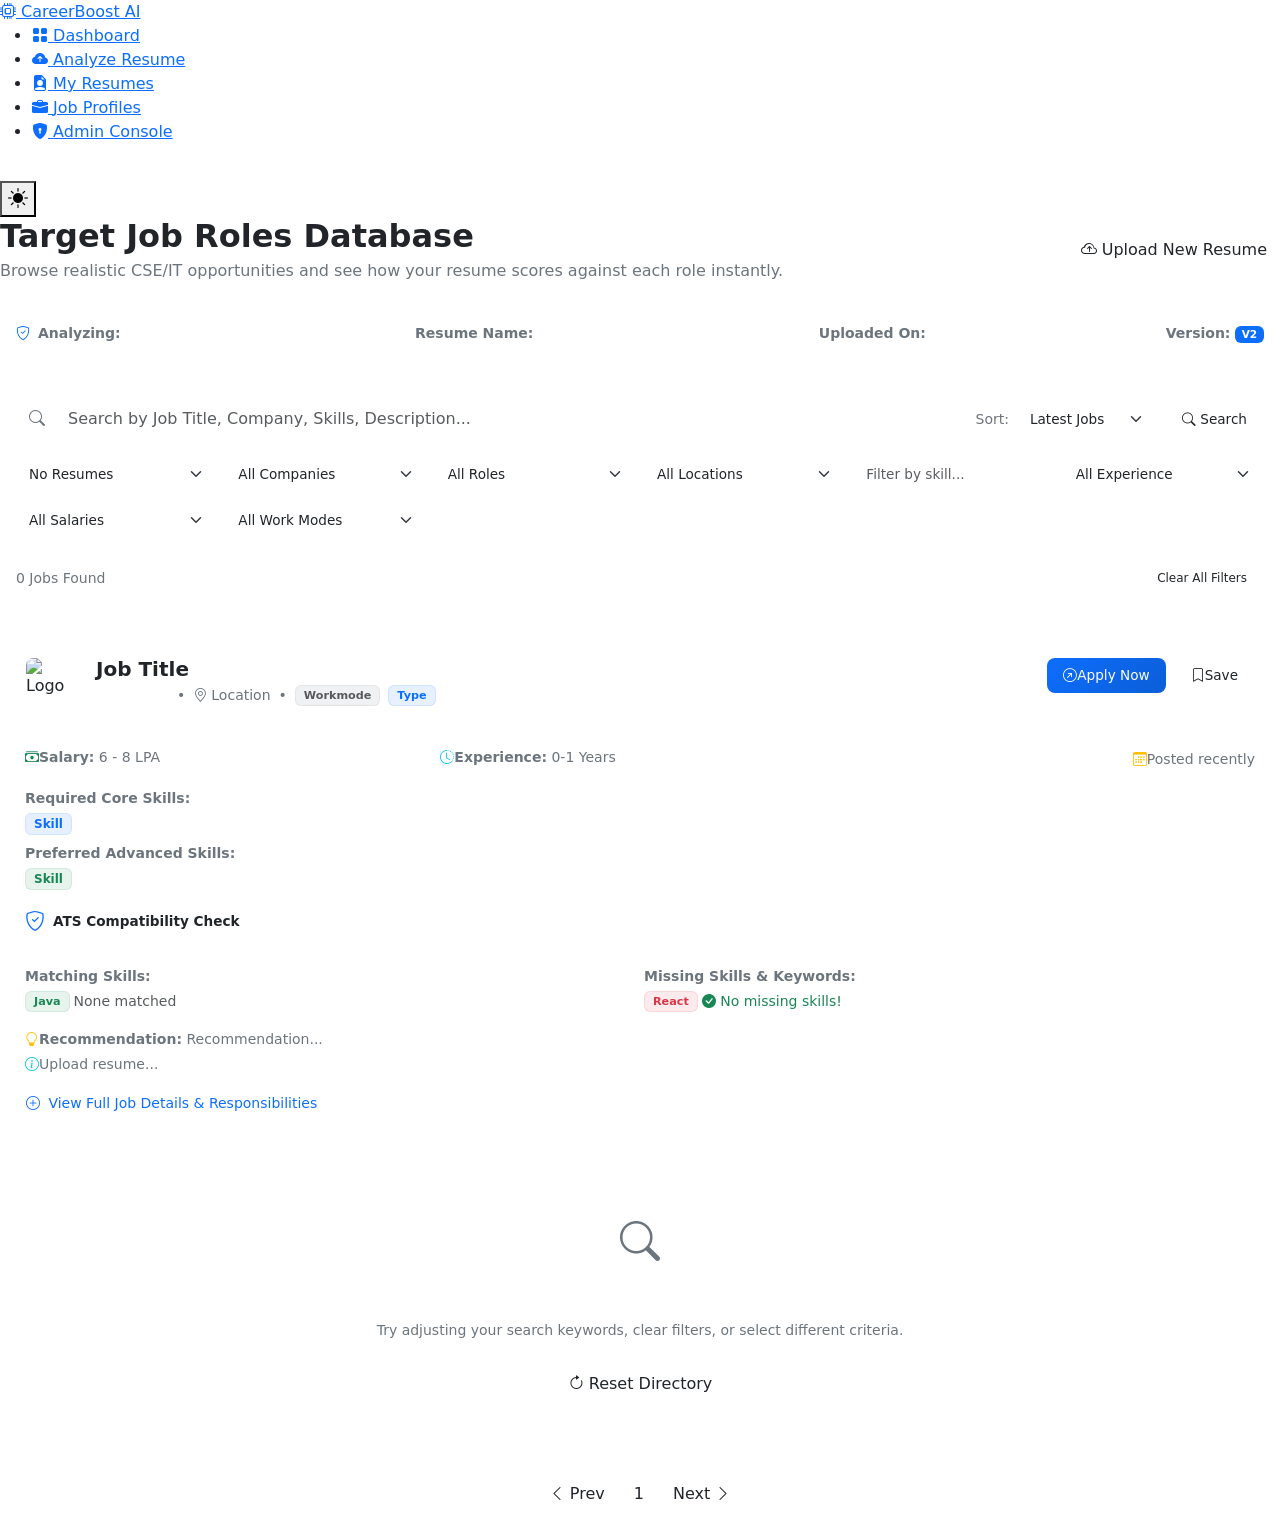
<file: src/main/resources/templates/jobs.html>
<!DOCTYPE html>
<html xmlns:th="http://www.thymeleaf.org">
<head>
    <meta charset="UTF-8">
    <meta name="viewport" content="width=device-width, initial-scale=1.0">
    <title>Job Profiles - CareerBoost AI</title>
    <link href="https://cdn.jsdelivr.net/npm/bootstrap@5.3.0/dist/css/bootstrap.min.css" rel="stylesheet">
    <link href="https://cdn.jsdelivr.net/npm/bootstrap-icons@1.10.0/font/bootstrap-icons.css" rel="stylesheet">
    <link th:href="@{/css/style.css}" rel="stylesheet">
    <style>
        :root {
            --card-bg: rgba(255, 255, 255, 0.03);
            --card-border: rgba(255, 255, 255, 0.08);
        }
        
        .job-card {
            background: var(--card-bg);
            border: 1px solid var(--card-border);
            border-radius: 12px;
            transition: all 0.3s ease;
            backdrop-filter: blur(10px);
        }
        
        .job-card:hover {
            transform: translateY(-2px);
            border-color: rgba(255, 255, 255, 0.18);
            box-shadow: 0 8px 32px 0 rgba(0, 0, 0, 0.25);
        }
        
        .logo-box {
            width: 55px;
            height: 55px;
            display: flex;
            align-items: center;
            justify-content: center;
            border-radius: 8px;
            background: rgba(255, 255, 255, 0.03);
            border: 1px solid rgba(255, 255, 255, 0.08);
            overflow: hidden;
        }

        .logo-box img {
            width: 100%;
            height: 100%;
            object-fit: cover;
        }

        .filter-select {
            background-color: rgba(255, 255, 255, 0.05) !important;
            border: 1px solid var(--card-border) !important;
            color: var(--text-primary) !important;
            border-radius: 8px;
            padding: 8px 12px;
            font-size: 0.85rem;
            cursor: pointer;
        }
        
        .filter-select option {
            background-color: #1a1e29;
            color: #fff;
        }

        .search-input-wrapper {
            background: rgba(255, 255, 255, 0.03);
            border: 1px solid var(--card-border);
            border-radius: 8px;
        }

        .ats-match-box {
            background: rgba(13, 110, 253, 0.04);
            border: 1px solid rgba(13, 110, 253, 0.12);
            border-radius: 8px;
            padding: 12px 16px;
        }
        
        .ats-match-box.high-match {
            background: rgba(25, 135, 84, 0.04);
            border: 1px solid rgba(25, 135, 84, 0.12);
        }

        .ats-match-box.medium-match {
            background: rgba(255, 193, 7, 0.04);
            border: 1px solid rgba(255, 193, 7, 0.12);
        }

        .ats-match-box.low-match {
            background: rgba(220, 53, 69, 0.04);
            border: 1px solid rgba(220, 53, 69, 0.12);
        }

        .btn-apply {
            background: linear-gradient(135deg, #0d6efd 0%, #0b5ed7 100%);
            color: white !important;
            border: none;
            border-radius: 8px;
            padding: 7px 16px;
            font-weight: 500;
            font-size: 0.85rem;
            text-decoration: none;
            display: inline-flex;
            align-items: center;
            transition: all 0.3s ease;
        }
        
        .btn-apply:hover {
            transform: translateY(-1px);
            box-shadow: 0 4px 12px rgba(13, 110, 253, 0.25);
        }

        .btn-save {
            background: transparent;
            color: var(--text-primary) !important;
            border: 1px solid rgba(255, 255, 255, 0.12);
            border-radius: 8px;
            padding: 7px 16px;
            font-weight: 500;
            font-size: 0.85rem;
            display: inline-flex;
            align-items: center;
            transition: all 0.3s ease;
        }
        
        .btn-save:hover {
            background: rgba(255, 255, 255, 0.05);
            border-color: rgba(255, 255, 255, 0.2);
        }
        
        .page-link {
            background: rgba(255, 255, 255, 0.03) !important;
            border: 1px solid var(--card-border) !important;
            color: var(--text-primary) !important;
            transition: all 0.3s ease;
        }
        
        .page-item.active .page-link {
            background: #0d6efd !important;
            border-color: #0d6efd !important;
            color: white !important;
        }
        
        .page-item.disabled .page-link {
            opacity: 0.4;
            color: var(--text-muted) !important;
        }
    </style>
</head>
<body>

    <div class="app-container">
        <!-- Sidebar Navigation -->
        <div class="sidebar">
            <a class="sidebar-brand" th:href="@{/dashboard}">
                <i class="bi bi-cpu ai-glow text-primary"></i>
                <span>CareerBoost AI</span>
            </a>
            <ul class="sidebar-menu">
                <li>
                    <a class="sidebar-link" th:href="@{/dashboard}">
                        <i class="bi bi-grid-fill"></i>
                        <span>Dashboard</span>
                    </a>
                </li>
                <li>
                    <a class="sidebar-link" th:href="@{/resume/analyze}">
                        <i class="bi bi-cloud-arrow-up-fill"></i>
                        <span>Analyze Resume</span>
                    </a>
                </li>
                <li>
                    <a class="sidebar-link" th:href="@{/resume/my-resumes}">
                        <i class="bi bi-file-earmark-person-fill"></i>
                        <span>My Resumes</span>
                    </a>
                </li>
                <li>
                    <a class="sidebar-link active" th:href="@{/jobs}">
                        <i class="bi bi-briefcase-fill"></i>
                        <span>Job Profiles</span>
                    </a>
                </li>
                <li th:if="${role == 'ROLE_ADMIN' || #strings.toString(role) == 'ROLE_ADMIN'}">
                    <a class="sidebar-link" th:href="@{/admin}">
                        <i class="bi bi-shield-lock-fill"></i>
                        <span>Admin Console</span>
                    </a>
                </li>
            </ul>
        </div>

        <!-- Main Content Area -->
        <div class="main-content">
            <!-- Header bar -->
            <div class="top-navbar">
                <div class="d-flex align-items-center gap-2">
                    <span class="badge badge-primary"><i class="bi bi-briefcase"></i> Job Directory</span>
                </div>
                <button class="theme-toggle-btn" id="theme-toggle">
                    <i class="bi bi-sun-fill fs-5" id="sun-icon"></i>
                    <i class="bi bi-moon-stars-fill fs-5 d-none" id="moon-icon"></i>
                </button>
            </div>

            <!-- Page Title -->
            <div class="d-flex flex-wrap justify-content-between align-items-center mb-4 gap-3">
                <div>
                    <h2 class="fw-bold mb-1">Target Job Roles Database</h2>
                    <p class="text-secondary mb-0">Browse realistic CSE/IT opportunities and see how your resume scores against each role instantly.</p>
                </div>
                <a th:href="@{/resume/analyze}" class="btn btn-primary-custom"><i class="bi bi-cloud-arrow-up"></i> Upload New Resume</a>
            </div>

            <!-- Analyzing Resume Details banner (Requirement 4) -->
            <div class="card-glass border-0 mb-4 p-3 rounded-3" th:if="${selectedResume != null}">
                <div class="d-flex align-items-center justify-content-between flex-wrap gap-2 text-secondary small">
                    <div><i class="bi bi-shield-check text-primary me-2"></i><strong>Analyzing:</strong> <span class="text-white fw-semibold" th:text="${selectedResume.resumeName}">Resume V2</span></div>
                    <div><strong>Resume Name:</strong> <span class="text-white" th:text="${selectedResume.resumeName}">Resume V2</span></div>
                    <div><strong>Uploaded On:</strong> <span class="text-white" th:text="${#temporals.format(selectedResume.createdAt, 'dd MMM yyyy, hh:mm a')}">Date</span></div>
                    <div><strong>Version:</strong> <span class="badge bg-primary text-white" th:text="'V' + ${selectedResume.versionNumber}">V2</span></div>
                </div>
            </div>

            <!-- Search & Filters Panel -->
            <form id="filterForm" th:action="@{/jobs}" method="GET" class="w-100">
                <div class="card-glass border-0 mb-4 p-3">
                    <!-- Search Input and Sorting -->
                    <div class="row g-3 align-items-center mb-3">
                        <div class="col-md-7 col-lg-8">
                            <div class="input-group search-input-wrapper">
                                <span class="input-group-text bg-transparent border-0"><i class="bi bi-search text-secondary"></i></span>
                                <input type="text" name="search" class="form-control bg-transparent border-0 text-white" placeholder="Search by Job Title, Company, Skills, Description..." th:value="${search}">
                            </div>
                        </div>
                        <div class="col-md-5 col-lg-4 d-flex justify-content-end align-items-center gap-2">
                            <span class="text-secondary small fw-medium">Sort:</span>
                            <select name="sortBy" class="form-select filter-select" onchange="document.getElementById('filterForm').submit()" style="width: auto; min-width: 140px;">
                                <option value="latest" th:selected="${sortBy == 'latest'}">Latest Jobs</option>
                                <option value="highestSalary" th:selected="${sortBy == 'highestSalary'}">Highest Salary</option>
                                <option value="atsMatch" th:selected="${sortBy == 'atsMatch'}" th:disabled="${!hasResume}">Best ATS Match</option>
                                <option value="companyName" th:selected="${sortBy == 'companyName'}">Company Name</option>
                            </select>
                            <button type="submit" class="btn btn-primary-custom px-3 py-2" style="font-size: 0.85rem;"><i class="bi bi-search"></i> Search</button>
                        </div>
                    </div>

                    <!-- Multi-criteria Filter selections -->
                    <div class="row g-2">
                        <!-- Resume Selector (Requirement 9) -->
                        <div class="col-sm-6 col-md-3 col-lg-2">
                            <select name="resumeId" class="form-select filter-select w-100" onchange="document.getElementById('filterForm').submit()">
                                <option th:each="r : ${resumesList}" th:value="${r.id}" th:text="${r.resumeName + ('Active'.equals(r.status) ? ' (Active)' : '')}" th:selected="${r.id == selectedResumeId}">Resume</option>
                                <option th:if="${resumesList.isEmpty()}" value="" disabled selected>No Resumes</option>
                            </select>
                        </div>
                        <!-- Company -->
                        <div class="col-sm-6 col-md-3 col-lg-2">
                            <select name="company" class="form-select filter-select w-100" onchange="document.getElementById('filterForm').submit()">
                                <option value="All">All Companies</option>
                                <option th:each="comp : ${companiesList}" th:value="${comp}" th:text="${comp}" th:selected="${comp == selectedCompany}">Company</option>
                            </select>
                        </div>
                        <!-- Role -->
                        <div class="col-sm-6 col-md-3 col-lg-2">
                            <select name="role" class="form-select filter-select w-100" onchange="document.getElementById('filterForm').submit()">
                                <option value="All">All Roles</option>
                                <option th:each="r : ${rolesList}" th:value="${r}" th:text="${r}" th:selected="${r == selectedRole}">Role</option>
                            </select>
                        </div>
                        <!-- Location -->
                        <div class="col-sm-6 col-md-3 col-lg-2">
                            <select name="location" class="form-select filter-select w-100" onchange="document.getElementById('filterForm').submit()">
                                <option value="All">All Locations</option>
                                <option th:each="loc : ${locationsList}" th:value="${loc}" th:text="${loc}" th:selected="${loc == selectedLocation}">Location</option>
                            </select>
                        </div>
                        <!-- Skills filter (text search to match skills list) -->
                        <div class="col-sm-6 col-md-3 col-lg-2">
                            <input type="text" name="skills" class="form-control filter-select" placeholder="Filter by skill..." th:value="${selectedSkills}" onchange="document.getElementById('filterForm').submit()">
                        </div>
                        <!-- Experience -->
                        <div class="col-sm-6 col-md-3 col-lg-2">
                            <select name="experience" class="form-select filter-select w-100" onchange="document.getElementById('filterForm').submit()">
                                <option value="All">All Experience</option>
                                <option value="Internship" th:selected="${selectedExperience == 'Internship'}">Internship</option>
                                <option value="0-1 Years" th:selected="${selectedExperience == '0-1 Years'}">0-1 Years</option>
                                <option value="0-2 Years" th:selected="${selectedExperience == '0-2 Years'}">0-2 Years</option>
                                <option value="0 Years" th:selected="${selectedExperience == '0 Years'}">Freshers (0 Yrs)</option>
                            </select>
                        </div>
                        <!-- Salary -->
                        <div class="col-sm-6 col-md-3 col-lg-2">
                            <select name="salary" class="form-select filter-select w-100" onchange="document.getElementById('filterForm').submit()">
                                <option value="All">All Salaries</option>
                                <option value="month" th:selected="${selectedSalary == 'month'}">Stipends (Intern)</option>
                                <option value="6 - 8 LPA" th:selected="${selectedSalary == '6 - 8 LPA'}">6 - 8 LPA</option>
                                <option value="8 - 12 LPA" th:selected="${selectedSalary == '8 - 12 LPA'}">8 - 12 LPA</option>
                                <option value="10 - 15 LPA" th:selected="${selectedSalary == '10 - 15 LPA'}">10 - 15 LPA</option>
                                <option value="12 - 18 LPA" th:selected="${selectedSalary == '12 - 18 LPA'}">12 - 18 LPA</option>
                                <option value="15 - 22 LPA" th:selected="${selectedSalary == '15 - 22 LPA'}">15 - 22 LPA</option>
                            </select>
                        </div>
                        <!-- Remote Type -->
                        <div class="col-sm-6 col-md-3 col-lg-2">
                            <select name="workMode" class="form-select filter-select w-100" onchange="document.getElementById('filterForm').submit()">
                                <option value="All">All Work Modes</option>
                                <option value="Remote" th:selected="${selectedWorkMode == 'Remote'}">Remote</option>
                                <option value="Hybrid" th:selected="${selectedWorkMode == 'Hybrid'}">Hybrid</option>
                                <option value="On-site" th:selected="${selectedWorkMode == 'On-site'}">On-site</option>
                            </select>
                        </div>
                    </div>

                    <div class="d-flex justify-content-between align-items-center mt-3 pt-2 border-top" style="border-color: rgba(255,255,255,0.06) !important;">
                        <span class="text-secondary small fw-medium" th:text="${totalElements + ' Job Openings Found'}">0 Jobs Found</span>
                        <a th:href="@{/jobs}" class="btn btn-sm btn-outline-secondary px-3 py-1" style="font-size: 0.75rem; border-color: rgba(255,255,255,0.1); color: var(--text-primary); text-decoration: none;">Clear All Filters</a>
                    </div>
                </div>
            </form>

            <!-- Job Catalog List -->
            <div class="d-flex flex-column gap-3 mb-4" id="jobContainer">
                <div th:each="dto : ${jobs}" class="job-card p-4">
                    <!-- Upper Row: Logo, Title, Info, and Actions -->
                    <div class="d-flex align-items-start justify-content-between gap-3 flex-wrap">
                        <div class="d-flex align-items-start gap-3">
                            <div class="logo-box">
                                <img th:src="${dto.job.companyLogo}" alt="Logo">
                            </div>
                            <div>
                                <h5 class="fw-bold mb-1 text-primary-custom" th:text="${dto.job.title}">Job Title</h5>
                                <div class="d-flex align-items-center gap-2 mb-2 flex-wrap text-secondary small">
                                    <span class="fw-bold text-white" th:text="${dto.job.company}">Company</span>
                                    <span>•</span>
                                    <span><i class="bi bi-geo-alt me-1"></i><span th:text="${dto.job.location}">Location</span></span>
                                    <span>•</span>
                                    <span class="badge bg-secondary bg-opacity-10 text-muted border border-secondary border-opacity-10 px-2 py-0.5" style="font-size: 0.7rem;" th:text="${dto.job.workMode}">Workmode</span>
                                    <span class="badge bg-primary bg-opacity-10 text-primary border border-primary border-opacity-10 px-2 py-0.5" style="font-size: 0.7rem;" th:text="${dto.job.employmentType}">Type</span>
                                </div>
                            </div>
                        </div>
                        
                        <!-- Apply & Save Actions -->
                        <div class="d-flex align-items-center gap-2">
                            <a th:href="@{/resume/analyze(jobId=${dto.job.id})}" class="btn-apply">
                                <i class="bi bi-arrow-up-right-circle me-1.5"></i> Apply Now
                            </a>
                            <button type="button" class="btn-save" th:data-title="${dto.job.title}" onclick="toggleSaveJob(this)">
                                <i class="bi bi-bookmark me-1.5"></i> <span>Save</span>
                            </button>
                        </div>
                    </div>

                    <!-- Middle Row: Salary, Experience -->
                    <div class="row g-3 my-2 border-top border-bottom py-2" style="border-color: rgba(255, 255, 255, 0.05) !important;">
                        <div class="col-6 col-md-4">
                            <div class="text-secondary small"><i class="bi bi-cash-stack me-1.5 text-success"></i><strong>Salary:</strong> <span th:text="${dto.job.salary}">6 - 8 LPA</span></div>
                        </div>
                        <div class="col-6 col-md-4">
                            <div class="text-secondary small"><i class="bi bi-clock-history me-1.5 text-info"></i><strong>Experience:</strong> <span th:text="${dto.job.experienceRequired}">0-1 Years</span></div>
                        </div>
                        <div class="col-12 col-md-4 text-md-end">
                            <span class="text-secondary small"><i class="bi bi-calendar3 me-1.5 text-warning"></i>Posted recently</span>
                        </div>
                    </div>

                    <!-- Required Skills Badges -->
                    <div class="mt-2">
                        <strong class="text-secondary small d-block mb-1">Required Core Skills:</strong>
                        <div class="d-flex flex-wrap gap-1">
                            <span class="badge bg-primary bg-opacity-10 text-primary border border-primary border-opacity-10 px-2 py-1 rounded" style="font-size: 0.75rem;" th:each="skill : ${#strings.listSplit(dto.job.requiredSkills, ',')}" th:text="${skill.trim()}">Skill</span>
                        </div>
                    </div>

                    <!-- Preferred Skills Badges -->
                    <div class="mt-2" th:if="${dto.job.preferredSkills != null && !dto.job.preferredSkills.isEmpty()}">
                        <strong class="text-secondary small d-block mb-1">Preferred Advanced Skills:</strong>
                        <div class="d-flex flex-wrap gap-1">
                            <span class="badge bg-success bg-opacity-10 text-success border border-success border-opacity-10 px-2 py-1 rounded" style="font-size: 0.75rem;" th:each="skill : ${#strings.listSplit(dto.job.preferredSkills, ',')}" th:text="${skill.trim()}">Skill</span>
                        </div>
                    </div>

                    <!-- ATS Dynamic Match widget -->
                    <div class="mt-3">
                        <div th:class="'ats-match-box ' + (${dto.matchPercentage >= 80} ? 'high-match' : (${dto.matchPercentage >= 50} ? 'medium-match' : 'low-match'))">
                            <div class="d-flex align-items-center justify-content-between mb-2">
                                <div class="d-flex align-items-center gap-2">
                                    <i class="bi bi-shield-check fs-5 text-primary"></i>
                                    <span class="fw-bold" style="font-size: 0.85rem; color: var(--text-primary);">ATS Compatibility Check</span>
                                </div>
                                <div>
                                    <span class="badge" th:classappend="(${dto.matchPercentage >= 80} ? 'bg-success' : (${dto.matchPercentage >= 50} ? 'bg-warning text-dark' : 'bg-danger'))" style="font-size: 0.8rem;" th:text="${dto.matchPercentage + '% Match'}">0% Match</span>
                                </div>
                            </div>

                            <!-- Progress Bar -->
                            <div class="progress mb-2" style="height: 6px; background-color: rgba(255,255,255,0.05);">
                                <div class="progress-bar" th:classappend="(${dto.matchPercentage >= 80} ? 'bg-success' : (${dto.matchPercentage >= 50} ? 'bg-warning' : 'bg-danger'))" role="progressbar" th:style="'width: ' + ${dto.matchPercentage} + '%'" th:aria-valuenow="${dto.matchPercentage}" aria-valuemin="0" aria-valuemax="100"></div>
                            </div>

                            <!-- Detailed Metrics -->
                            <div th:if="${dto.hasResume}">
                                <div class="row g-2 mt-2">
                                    <div class="col-md-6">
                                        <div class="small text-secondary mb-1"><strong>Matching Skills:</strong></div>
                                        <div class="d-flex flex-wrap gap-1">
                                            <span class="badge bg-success bg-opacity-10 text-success border border-success border-opacity-10 px-2 py-0.5" style="font-size: 0.7rem;" th:each="sk : ${dto.matchingSkills}" th:text="${sk}">Java</span>
                                            <span th:if="${dto.matchingSkills.isEmpty()}" class="text-muted small">None matched</span>
                                        </div>
                                    </div>
                                    <div class="col-md-6">
                                        <div class="small text-secondary mb-1"><strong>Missing Skills & Keywords:</strong></div>
                                        <div class="d-flex flex-wrap gap-1">
                                            <span class="badge bg-danger bg-opacity-10 text-danger border border-danger border-opacity-10 px-2 py-0.5" style="font-size: 0.7rem;" th:each="sk : ${dto.missingSkills}" th:text="${sk}">React</span>
                                            <span th:if="${dto.missingSkills.isEmpty()}" class="text-success small"><i class="bi bi-check-circle-fill"></i> No missing skills!</span>
                                        </div>
                                    </div>
                                </div>
                                <div class="small text-secondary mt-2 border-top border-opacity-10 pt-2" style="border-color: rgba(255, 255, 255, 0.05) !important;">
                                     <i class="bi bi-lightbulb text-warning me-1.5"></i><strong>Recommendation:</strong> <span th:text="${dto.applyRecommendation}">Recommendation...</span>
                                </div>
                            </div>
                            
                            <!-- If user has no resume -->
                            <div th:if="${!dto.hasResume}" class="small text-secondary mt-1">
                                 <i class="bi bi-info-circle me-1.5 text-info"></i><span th:text="${dto.applyRecommendation}">Upload resume...</span>
                            </div>
                        </div>
                    </div>

                    <!-- Collapsible Full details drawer -->
                    <div class="mt-3">
                         <button class="btn btn-link btn-sm p-0 text-decoration-none text-primary" type="button" data-bs-toggle="collapse" th:data-bs-target="'#descCollapse-' + ${dto.job.id}" aria-expanded="false" th:aria-controls="'descCollapse-' + ${dto.job.id}">
                             <i class="bi bi-plus-circle me-1"></i> View Full Job Details & Responsibilities
                         </button>
                         
                         <div class="collapse mt-3" th:id="'descCollapse-' + ${dto.job.id}">
                             <div class="card card-body bg-transparent border-0 p-0 text-secondary" style="font-size: 0.85rem; line-height: 1.6;">
                                  <div class="mb-3">
                                       <h6 class="fw-bold text-white mb-1"><i class="bi bi-building-fill me-1.5"></i> About the Company</h6>
                                       <p th:text="${dto.job.companyDescription}">Company info...</p>
                                  </div>
                                  <div class="mb-3">
                                       <h6 class="fw-bold text-white mb-1"><i class="bi bi-file-earmark-text-fill me-1.5"></i> Job Description</h6>
                                       <p th:text="${dto.job.description}">Description...</p>
                                  </div>
                                  <div class="mb-3" th:if="${dto.job.responsibilities != null && !dto.job.responsibilities.isEmpty()}">
                                       <h6 class="fw-bold text-white mb-1"><i class="bi bi-check2-circle me-1.5"></i> Key Responsibilities</h6>
                                       <ul class="ps-3 mb-0">
                                            <li th:each="line : ${#strings.listSplit(dto.job.responsibilities, '\n')}" th:text="${line.replaceAll('^- ', '')}">Responsibility</li>
                                       </ul>
                                  </div>
                                  <div class="mb-3" th:if="${dto.job.qualifications != null && !dto.job.qualifications.isEmpty()}">
                                       <h6 class="fw-bold text-white mb-1"><i class="bi bi-award-fill me-1.5"></i> Qualifications Required</h6>
                                       <p th:text="${dto.job.qualifications}">Qualifications...</p>
                                  </div>
                                  <div class="mb-0" th:if="${dto.job.keywords != null && !dto.job.keywords.isEmpty()}">
                                       <h6 class="fw-bold text-white mb-1"><i class="bi bi-tags-fill me-1.5"></i> Target ATS Keywords</h6>
                                       <div class="d-flex flex-wrap gap-1">
                                            <span class="badge bg-secondary bg-opacity-20 text-light border border-secondary border-opacity-20 px-2 py-0.5" style="font-size: 0.7rem;" th:each="kw : ${#strings.listSplit(dto.job.keywords, ',')}" th:text="${kw.trim()}">Keyword</span>
                                       </div>
                                  </div>
                             </div>
                         </div>
                    </div>
                </div>
            </div>

            <!-- Empty State -->
            <div th:if="${totalElements == 0}" class="card-glass text-center p-5 mb-4">
                 <i class="bi bi-search fs-1 text-secondary mb-3 d-block"></i>
                 <h5 class="fw-bold text-white">No Job Profiles Match Your Filters</h5>
                 <p class="text-secondary small">Try adjusting your search keywords, clear filters, or select different criteria.</p>
                 <a th:href="@{/jobs}" class="btn btn-primary-custom mt-2"><i class="bi bi-arrow-clockwise"></i> Reset Directory</a>
            </div>

            <!-- Pagination Footer -->
            <nav aria-label="Page navigation" th:if="${totalPages > 1}" class="mt-4">
                <ul class="pagination justify-content-center gap-1">
                    <li class="page-item" th:classappend="${currentPage == 0} ? 'disabled'">
                        <a class="page-link rounded" th:href="@{/jobs(search=${search},company=${selectedCompany},role=${selectedRole},location=${selectedLocation},skills=${selectedSkills},experience=${selectedExperience},salary=${selectedSalary},workMode=${selectedWorkMode},sortBy=${sortBy},page=${currentPage - 1},size=${pageSize})}">
                            <i class="bi bi-chevron-left"></i> Prev
                        </a>
                    </li>
                    <li class="page-item" th:each="p : ${#numbers.sequence(0, totalPages - 1)}" th:classappend="${currentPage == p} ? 'active'">
                        <a class="page-link rounded" th:href="@{/jobs(search=${search},company=${selectedCompany},role=${selectedRole},location=${selectedLocation},skills=${selectedSkills},experience=${selectedExperience},salary=${selectedSalary},workMode=${selectedWorkMode},sortBy=${sortBy},page=${p},size=${pageSize})}" th:text="${p + 1}">1</a>
                    </li>
                    <li class="page-item" th:classappend="${currentPage == totalPages - 1} ? 'disabled'">
                        <a class="page-link rounded" th:href="@{/jobs(search=${search},company=${selectedCompany},role=${selectedRole},location=${selectedLocation},skills=${selectedSkills},experience=${selectedExperience},salary=${selectedSalary},workMode=${selectedWorkMode},sortBy=${sortBy},page=${currentPage + 1},size=${pageSize})}">
                            Next <i class="bi bi-chevron-right"></i>
                        </a>
                    </li>
                </ul>
            </nav>
        </div>
    </div>

    <!-- Toast Notification Container -->
    <div class="toast-container position-fixed bottom-0 end-0 p-3" style="z-index: 1100;">
        <div id="saveToast" class="toast align-items-center text-white bg-dark border-0" role="alert" aria-live="assertive" aria-atomic="true" style="background-color: #1a1e29 !important; border: 1px solid rgba(255,255,255,0.08) !important;">
            <div class="d-flex">
                <div class="toast-body" id="toastMessage">
                    Saved
                </div>
                <button type="button" class="btn-close btn-close-white me-2 m-auto" data-bs-dismiss="toast" aria-label="Close"></button>
            </div>
        </div>
    </div>

    <script src="https://cdn.jsdelivr.net/npm/bootstrap@5.3.0/dist/js/bootstrap.bundle.min.js"></script>
    <script th:src="@{/js/main.js}"></script>
    <script>
        function toggleSaveJob(btn) {
            const jobTitle = btn.getAttribute('data-title');
            const icon = btn.querySelector('i');
            const span = btn.querySelector('span');
            if (icon.classList.contains('bi-bookmark')) {
                icon.classList.remove('bi-bookmark');
                icon.classList.add('bi-bookmark-fill');
                icon.classList.add('text-warning');
                span.textContent = 'Saved';
                showToast(`Job "${jobTitle}" has been saved to your profile!`);
            } else {
                icon.classList.remove('bi-bookmark-fill');
                icon.classList.remove('text-warning');
                icon.classList.add('bi-bookmark');
                span.textContent = 'Save';
                showToast(`Job "${jobTitle}" has been removed from saved list.`);
            }
        }

        function showToast(message) {
            const toastEl = document.getElementById('saveToast');
            const toastBody = document.getElementById('toastMessage');
            toastBody.innerHTML = `<i class="bi bi-check-circle-fill text-success me-2"></i>${message}`;
            
            const toast = new bootstrap.Toast(toastEl, { delay: 3500 });
            toast.show();
        }
    </script>
</body>
</html>
</file>
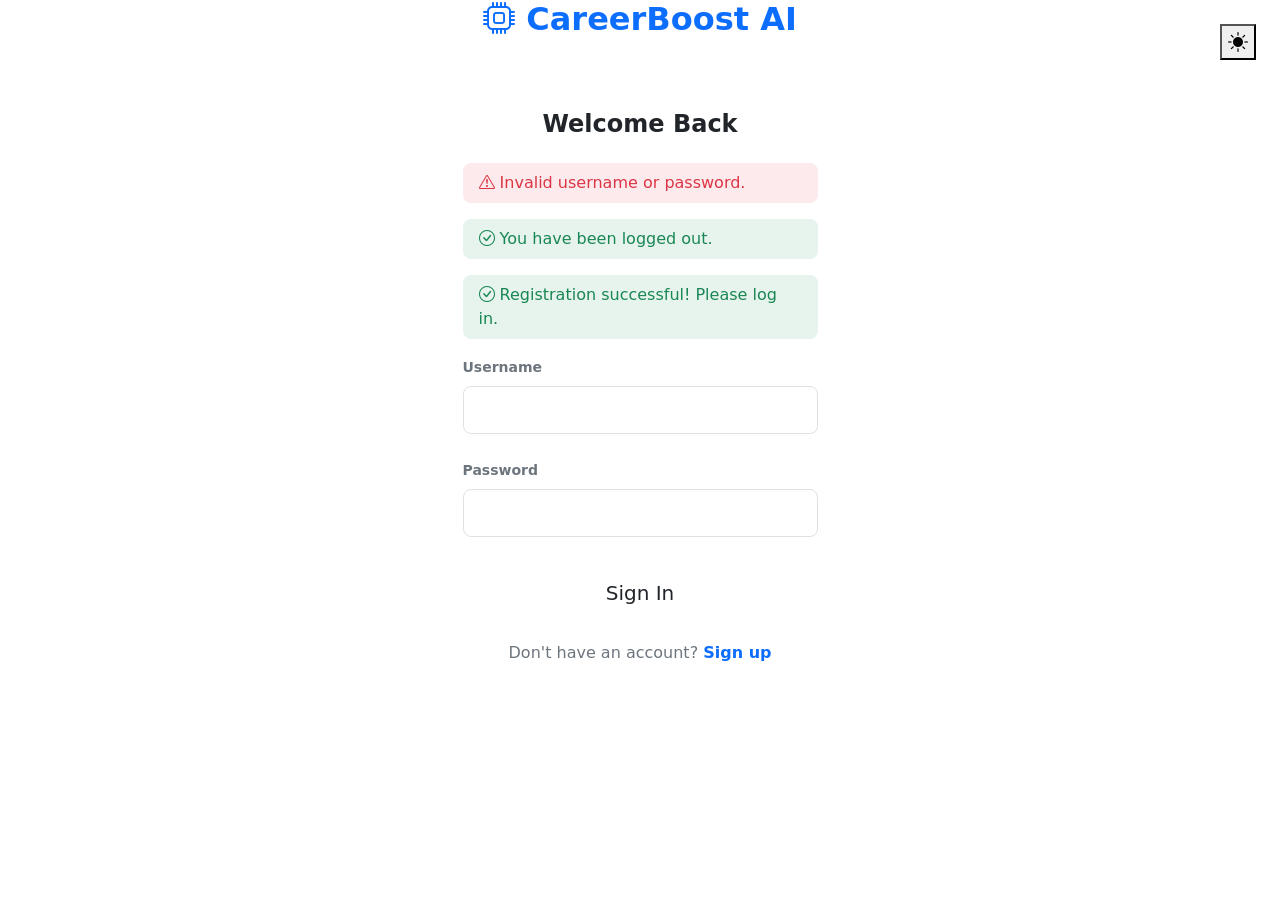
<file: src/main/resources/templates/login.html>
<!DOCTYPE html>
<html xmlns:th="http://www.thymeleaf.org">
<head>
    <meta charset="UTF-8">
    <meta name="viewport" content="width=device-width, initial-scale=1.0">
    <title>Login - CareerBoost AI</title>
    <link href="https://cdn.jsdelivr.net/npm/bootstrap@5.3.0/dist/css/bootstrap.min.css" rel="stylesheet">
    <link href="https://cdn.jsdelivr.net/npm/bootstrap-icons@1.10.0/font/bootstrap-icons.css" rel="stylesheet">
    <link th:href="@{/css/style.css}" rel="stylesheet">
</head>
<body class="d-flex align-items-center hero-gradient">

    <!-- Theme Toggle Fixed Top Right -->
    <div class="position-absolute top-0 end-0 p-4">
        <button class="theme-toggle-btn" id="theme-toggle">
            <i class="bi bi-sun-fill fs-5" id="sun-icon"></i>
            <i class="bi bi-moon-stars-fill fs-5 d-none" id="moon-icon"></i>
        </button>
    </div>

    <div class="container">
        <div class="row justify-content-center">
            <div class="col-md-5">
                <div class="text-center mb-4">
                    <a th:href="@{/}" class="text-decoration-none">
                        <h2 class="fw-bold" style="color: var(--primary-color)"><i class="bi bi-cpu ai-glow"></i> CareerBoost AI</h2>
                    </a>
                </div>
                
                <div class="card-glass border-0 p-4 p-md-5">
                    <h4 class="fw-bold mb-4 text-center">Welcome Back</h4>
                    
                    <div th:if="${param.error}" class="alert alert-danger py-2 border-0 bg-danger bg-opacity-10 text-danger rounded-3">
                        <i class="bi bi-exclamation-triangle"></i> Invalid username or password.
                    </div>
                    <div th:if="${param.logout}" class="alert alert-success py-2 border-0 bg-success bg-opacity-10 text-success rounded-3">
                        <i class="bi bi-check-circle"></i> You have been logged out.
                    </div>
                    <div th:if="${param.registered}" class="alert alert-success py-2 border-0 bg-success bg-opacity-10 text-success rounded-3">
                        <i class="bi bi-check-circle"></i> Registration successful! Please log in.
                    </div>

                    <form th:action="@{/login}" method="post">
                        <div class="mb-4">
                            <label for="username" class="form-label fw-semibold text-secondary small">Username</label>
                            <input type="text" class="form-control form-control-lg bg-transparent text-primary" id="username" name="username" required>
                        </div>
                        <div class="mb-4">
                            <label for="password" class="form-label fw-semibold text-secondary small">Password</label>
                            <input type="password" class="form-control form-control-lg bg-transparent text-primary" id="password" name="password" required>
                        </div>
                        <button type="submit" class="btn btn-primary-custom w-100 btn-lg mt-2">Sign In</button>
                    </form>
                    
                    <div class="text-center mt-4">
                        <p class="text-secondary mb-0">Don't have an account? <a th:href="@{/register}" class="text-primary text-decoration-none fw-semibold">Sign up</a></p>
                    </div>
                </div>
            </div>
        </div>
    </div>

    <script th:src="@{/js/main.js}"></script>
</body>
</html>
</file>
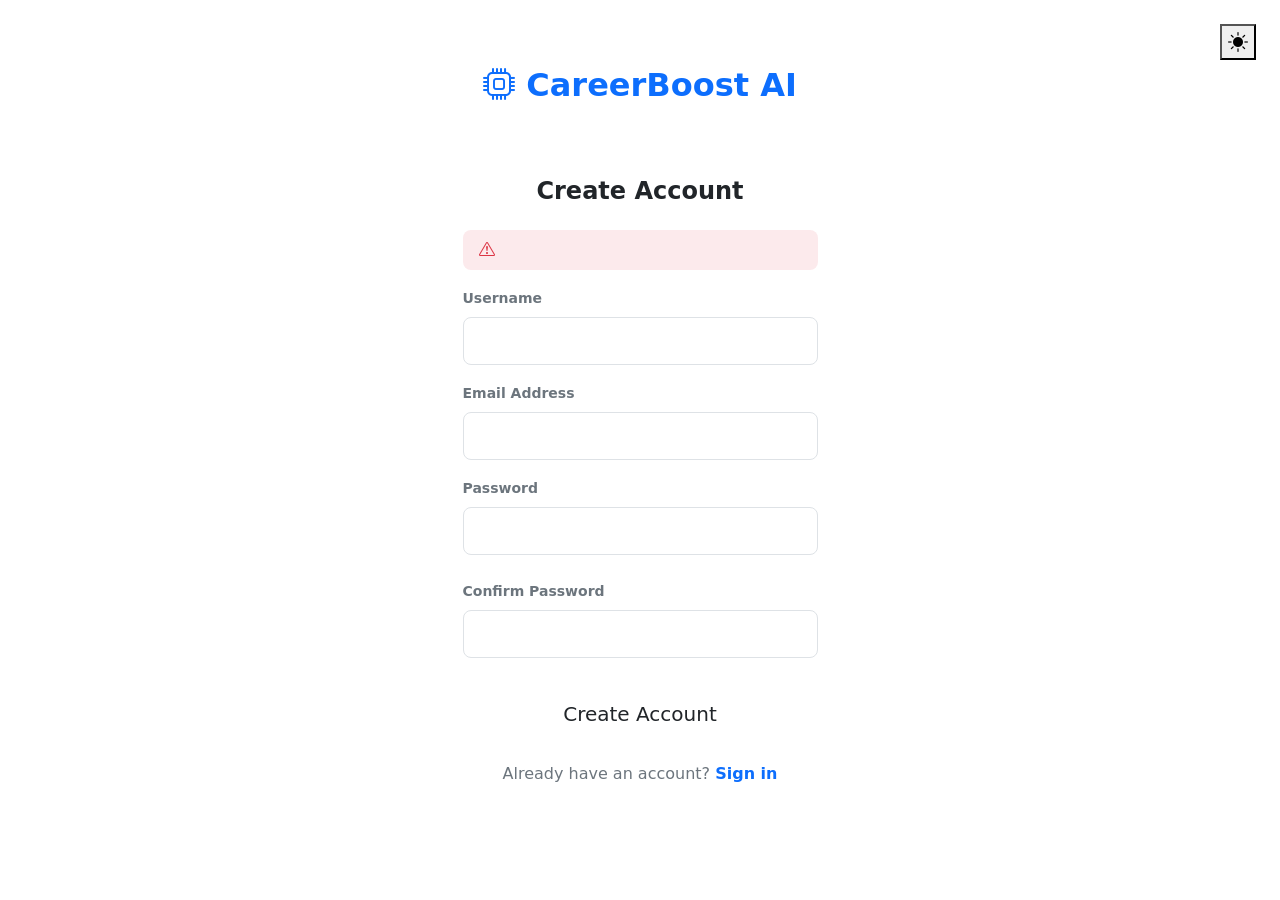
<file: src/main/resources/templates/register.html>
<!DOCTYPE html>
<html xmlns:th="http://www.thymeleaf.org">
<head>
    <meta charset="UTF-8">
    <meta name="viewport" content="width=device-width, initial-scale=1.0">
    <title>Register - CareerBoost AI</title>
    <link href="https://cdn.jsdelivr.net/npm/bootstrap@5.3.0/dist/css/bootstrap.min.css" rel="stylesheet">
    <link href="https://cdn.jsdelivr.net/npm/bootstrap-icons@1.10.0/font/bootstrap-icons.css" rel="stylesheet">
    <link th:href="@{/css/style.css}" rel="stylesheet">
</head>
<body class="d-flex align-items-center hero-gradient" style="min-height: 100vh;">

    <div class="position-absolute top-0 end-0 p-4">
        <button class="theme-toggle-btn" id="theme-toggle">
            <i class="bi bi-sun-fill fs-5" id="sun-icon"></i>
            <i class="bi bi-moon-stars-fill fs-5 d-none" id="moon-icon"></i>
        </button>
    </div>

    <div class="container py-5">
        <div class="row justify-content-center">
            <div class="col-md-6 col-lg-5">
                <div class="text-center mb-4">
                    <a th:href="@{/}" class="text-decoration-none">
                        <h2 class="fw-bold" style="color: var(--primary-color)"><i class="bi bi-cpu ai-glow"></i> CareerBoost AI</h2>
                    </a>
                </div>
                
                <div class="card-glass border-0 p-4 p-md-5">
                    <h4 class="fw-bold mb-4 text-center">Create Account</h4>
                    
                    <div th:if="${error}" class="alert alert-danger py-2 border-0 bg-danger bg-opacity-10 text-danger rounded-3">
                        <i class="bi bi-exclamation-triangle"></i> <span th:text="${error}"></span>
                    </div>

                    <form th:action="@{/register}" method="post" th:object="${user}">
                        <div class="mb-3">
                            <label class="form-label fw-semibold text-secondary small">Username</label>
                            <input type="text" class="form-control form-control-lg bg-transparent text-primary" th:field="*{username}" th:classappend="${#fields.hasErrors('username')} ? 'is-invalid' : ''" required>
                            <div class="invalid-feedback" th:if="${#fields.hasErrors('username')}" th:errors="*{username}"></div>
                        </div>
                        <div class="mb-3">
                            <label class="form-label fw-semibold text-secondary small">Email Address</label>
                            <input type="email" class="form-control form-control-lg bg-transparent text-primary" th:field="*{email}" th:classappend="${#fields.hasErrors('email')} ? 'is-invalid' : ''" required>
                            <div class="invalid-feedback" th:if="${#fields.hasErrors('email')}" th:errors="*{email}"></div>
                        </div>
                        <div class="mb-4">
                            <label class="form-label fw-semibold text-secondary small">Password</label>
                            <input type="password" class="form-control form-control-lg bg-transparent text-primary" th:field="*{password}" th:classappend="${#fields.hasErrors('password')} ? 'is-invalid' : ''" required>
                            <div class="invalid-feedback" th:if="${#fields.hasErrors('password')}" th:errors="*{password}"></div>
                        </div>
                        <div class="mb-4">
                            <label class="form-label fw-semibold text-secondary small">Confirm Password</label>
                            <input type="password" class="form-control form-control-lg bg-transparent text-primary" th:field="*{confirmPassword}" required>
                        </div>
                        <button type="submit" class="btn btn-primary-custom w-100 btn-lg mt-2">Create Account</button>
                    </form>
                    
                    <div class="text-center mt-4">
                        <p class="text-secondary mb-0">Already have an account? <a th:href="@{/login}" class="text-primary text-decoration-none fw-semibold">Sign in</a></p>
                    </div>
                </div>
            </div>
        </div>
    </div>

    <script th:src="@{/js/main.js}"></script>
</body>
</html>
</file>
